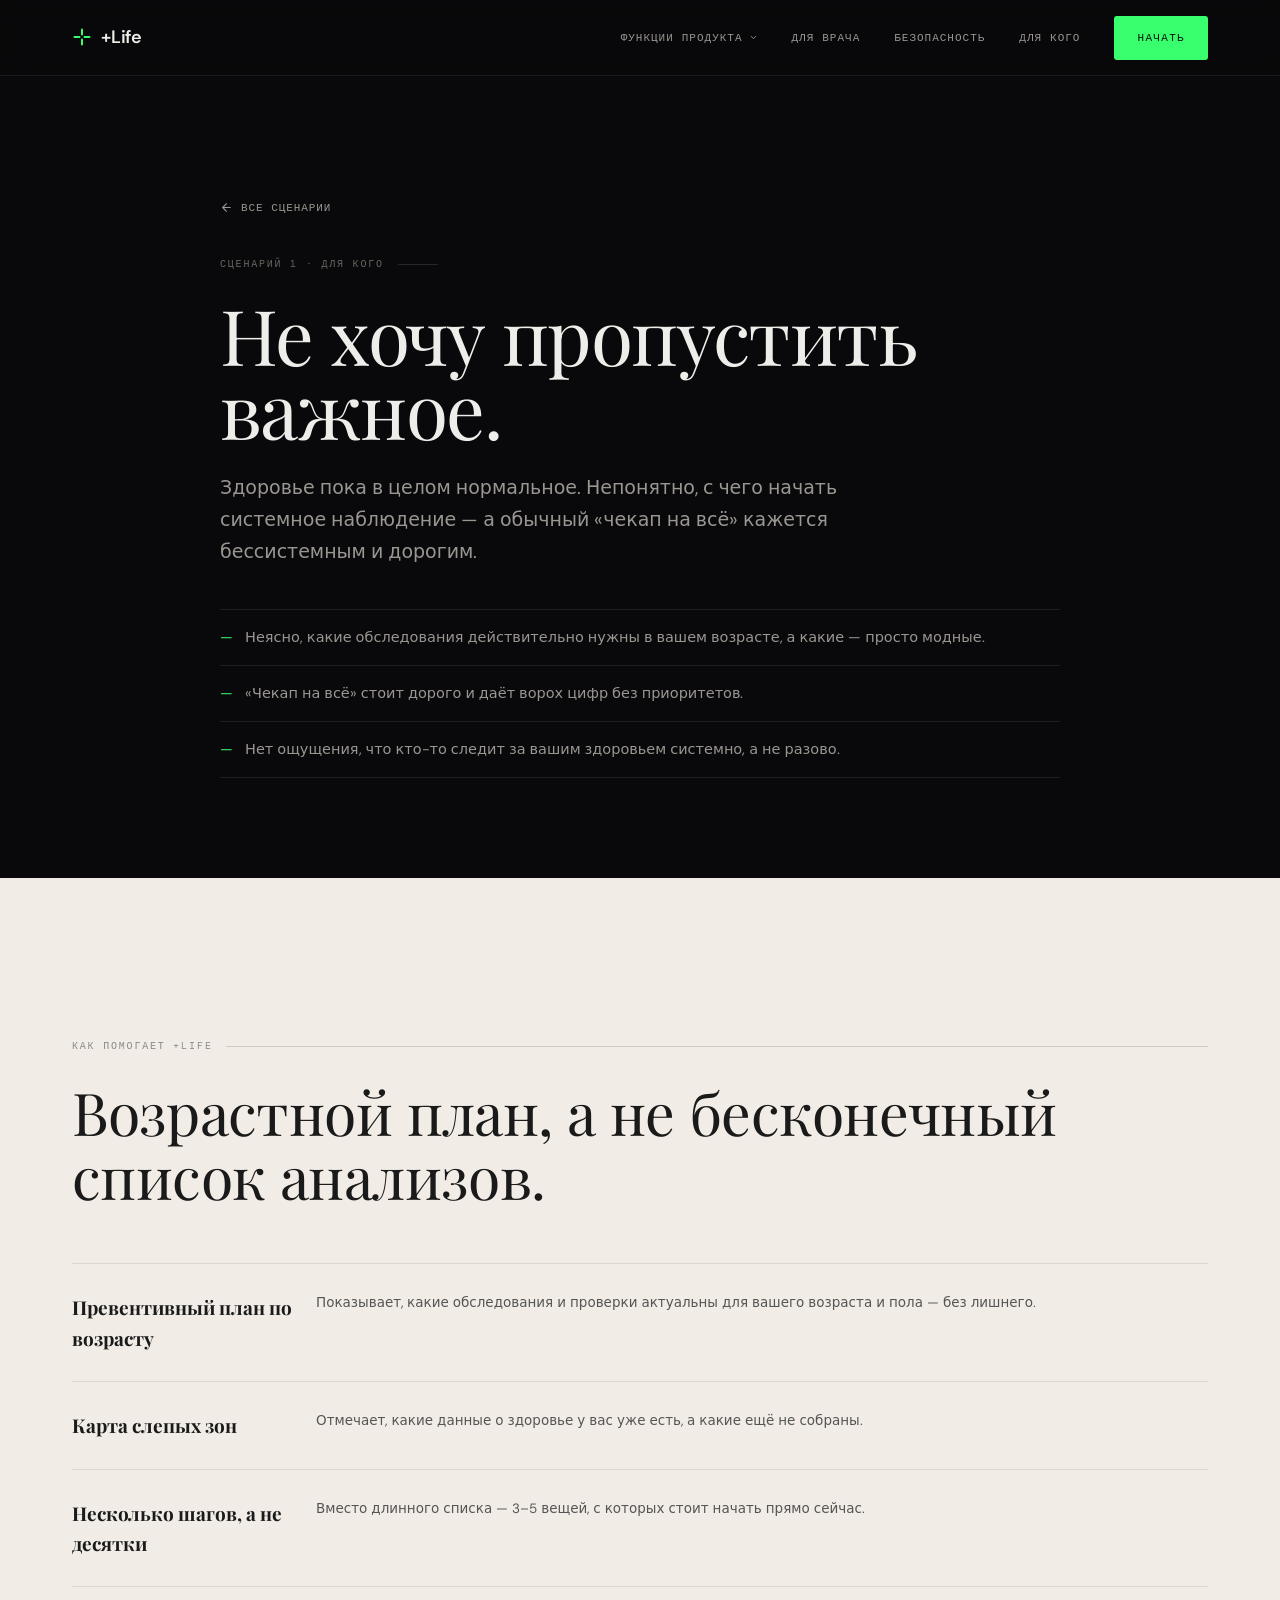
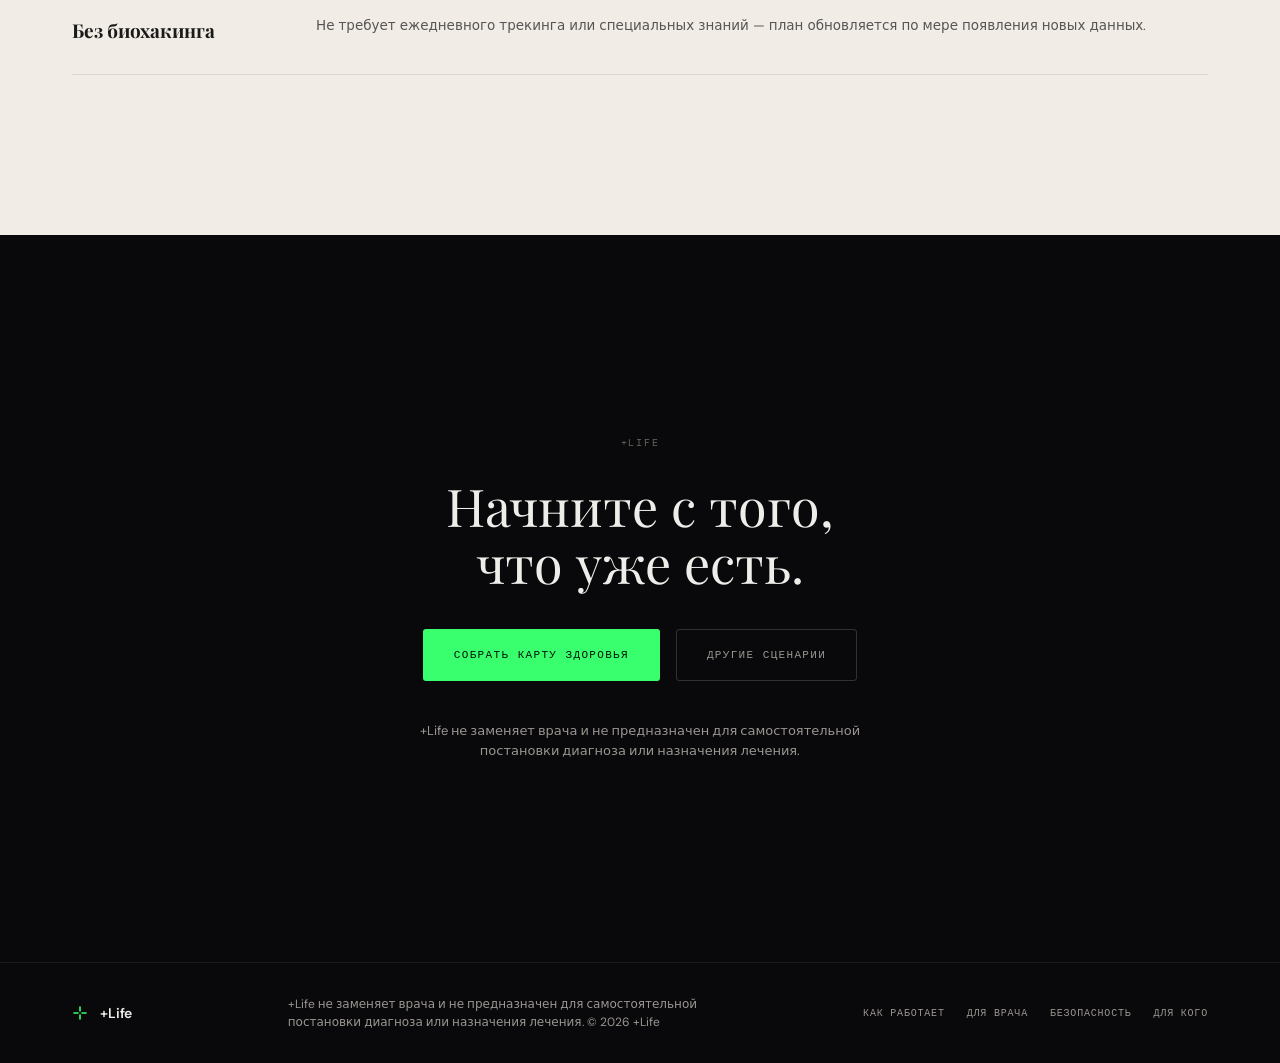
<file: segment-1.html>
<!doctype html>
<html lang="ru">
<head>
<meta charset="utf-8">
<meta name="viewport" content="width=device-width, initial-scale=1">
<title>«Не хочу пропустить важное» — +Life</title>
<link rel="icon" href="data:image/svg+xml,%3Csvg xmlns='http://www.w3.org/2000/svg' viewBox='0 0 24 24'%3E%3Cg stroke='%2339ff6e' stroke-width='2.6' stroke-linecap='round' fill='none'%3E%3Cline x1='12' y1='3' x2='12' y2='9'/%3E%3Cline x1='12' y1='15' x2='12' y2='21'/%3E%3Cline x1='3' y1='12' x2='9' y2='12'/%3E%3Cline x1='15' y1='12' x2='21' y2='12'/%3E%3C/g%3E%3C/svg%3E">
<meta name="description" content="Здоровье пока в целом нормальное, но неясно, с чего начать системное наблюдение. Как +Life помогает не пропустить важное.">
<link rel="preconnect" href="https://fonts.googleapis.com">
<link rel="preconnect" href="https://fonts.gstatic.com" crossorigin>
<link rel="stylesheet" href="https://fonts.googleapis.com/css2?family=DM+Mono:wght@400;500&family=DM+Sans:wght@400;500;600&family=Playfair+Display:ital,wght@0,400;0,600;1,400;1,600&display=swap">
<link rel="stylesheet" href="styles.css">
</head>
<body>
<a class="skip-link" href="#main">Перейти к содержанию</a>

<nav class="nav" id="nav" data-open="false">
  <a class="brand" href="index.html" aria-label="+Life — на главную">
    <svg class="brand-mark" viewBox="0 0 24 24" aria-hidden="true"><g stroke="#39ff6e" stroke-width="2.4" stroke-linecap="round" fill="none"><line x1="12" y1="3" x2="12" y2="9"/><line x1="12" y1="15" x2="12" y2="21"/><line x1="3" y1="12" x2="9" y2="12"/><line x1="15" y1="12" x2="21" y2="12"/></g></svg>
    <span class="brand-word">+Life</span>
  </a>
  <button class="nav-toggle" id="navToggle" aria-label="Открыть меню" aria-expanded="false" aria-controls="navLinks"><span></span></button>
  <div class="nav-links" id="navLinks">
    <details class="nav-features" id="navFeatures">
      <summary>Функции продукта<svg class="chev" viewBox="0 0 24 24" fill="none" stroke="currentColor" stroke-width="2.4" stroke-linecap="round" stroke-linejoin="round" aria-hidden="true"><polyline points="6 9 12 15 18 9"/></svg></summary>
      <div class="nav-features-panel">
        <a href="index.html#solution">Как это работает</a>
        <a href="index.html#health-map">Единая карта здоровья</a>
        <a href="index.html#coach">ИИ-коуч</a>
        <a href="index.html#doctor-prep">Подготовка к врачу</a>
        <a href="index.html#roadmap">Превентивный план</a>
        <a href="index.html#channels">Каналы связи</a>
        <a href="index.html#trust">Доверие и источники</a>
      </div>
    </details>
    <a href="index.html#doctor-prep">Для врача</a>
    <a href="index.html#trust">Безопасность</a>
    <a href="index.html#segments">Для кого</a>
    <a class="btn btn-nav" href="index.html#onboarding">Начать</a>
  </div>
</nav>

<main id="main">
<section class="sub-hero">
  <div class="sec-inner">
    <a class="sub-back sr" href="index.html#segments"><svg viewBox="0 0 24 24" fill="none" stroke="currentColor" stroke-width="2" stroke-linecap="round" stroke-linejoin="round" aria-hidden="true"><line x1="19" y1="12" x2="5" y2="12"/><polyline points="12 19 5 12 12 5"/></svg>Все сценарии</a>
    <div class="kicker sr short">Сценарий 1 · Для кого</div>
    <h1 class="disp h1 sr d1">Не хочу пропустить<br>важное.</h1>
    <p class="lead sr d2">Здоровье пока в целом нормальное. Непонятно, с чего начать системное наблюдение — а обычный «чекап на всё» кажется бессистемным и дорогим.</p>

    <ul class="sub-list sr d3">
      <li>Неясно, какие обследования действительно нужны в вашем возрасте, а какие — просто модные.</li>
      <li>«Чекап на всё» стоит дорого и даёт ворох цифр без приоритетов.</li>
      <li>Нет ощущения, что кто-то следит за вашим здоровьем системно, а не разово.</li>
    </ul>
  </div>
</section>

<section class="sec s-light">
  <div class="sec-inner">
    <div class="kicker sr">Как помогает +Life</div>
    <h2 class="disp h2 sr d1">Возрастной план, а не бесконечный список анализов.</h2>

    <div class="sub-solve">
      <div class="sub-solve-row sr d1">
        <h4>Превентивный план по возрасту</h4>
        <p>Показывает, какие обследования и проверки актуальны для вашего возраста и пола — без лишнего.</p>
      </div>
      <div class="sub-solve-row sr d2">
        <h4>Карта слепых зон</h4>
        <p>Отмечает, какие данные о здоровье у вас уже есть, а какие ещё не собраны.</p>
      </div>
      <div class="sub-solve-row sr d3">
        <h4>Несколько шагов, а не десятки</h4>
        <p>Вместо длинного списка — 3–5 вещей, с которых стоит начать прямо сейчас.</p>
      </div>
      <div class="sub-solve-row sr d4">
        <h4>Без биохакинга</h4>
        <p>Не требует ежедневного трекинга или специальных знаний — план обновляется по мере появления новых данных.</p>
      </div>
    </div>
  </div>
</section>

<section class="sub-cta">
  <div class="sec-inner">
    <div class="kicker center sr short">+Life</div>
    <h2 class="sr d1">Начните с того,<br>что уже есть.</h2>
    <div class="cta-actions sr d2">
      <a class="btn btn-primary" href="index.html#onboarding">Собрать карту здоровья</a>
      <a class="btn btn-ghost" href="index.html#segments">Другие сценарии</a>
    </div>
    <p class="cta-disclaimer sr d3">+Life не заменяет врача и не предназначен для самостоятельной постановки диагноза или назначения лечения.</p>
  </div>
</section>
</main>

<footer class="foot" id="footer">
  <div class="foot-inner">
    <div class="foot-l">
      <svg class="brand-mark" viewBox="0 0 24 24" aria-hidden="true"><g stroke="#39ff6e" stroke-width="2.4" stroke-linecap="round" fill="none"><line x1="12" y1="3" x2="12" y2="9"/><line x1="12" y1="15" x2="12" y2="21"/><line x1="3" y1="12" x2="9" y2="12"/><line x1="15" y1="12" x2="21" y2="12"/></g></svg>
      <span class="brand-word">+Life</span>
    </div>
    <p class="foot-mid">+Life не заменяет врача и не предназначен для самостоятельной постановки диагноза или назначения лечения. © 2026 +Life</p>
    <div class="foot-r">
      <a href="index.html#solution">Как работает</a>
      <a href="index.html#doctor-prep">Для врача</a>
      <a href="index.html#trust">Безопасность</a>
      <a href="index.html#segments">Для кого</a>
    </div>
  </div>
</footer>

<script src="subpage.js"></script>
</body>
</html>
</file>
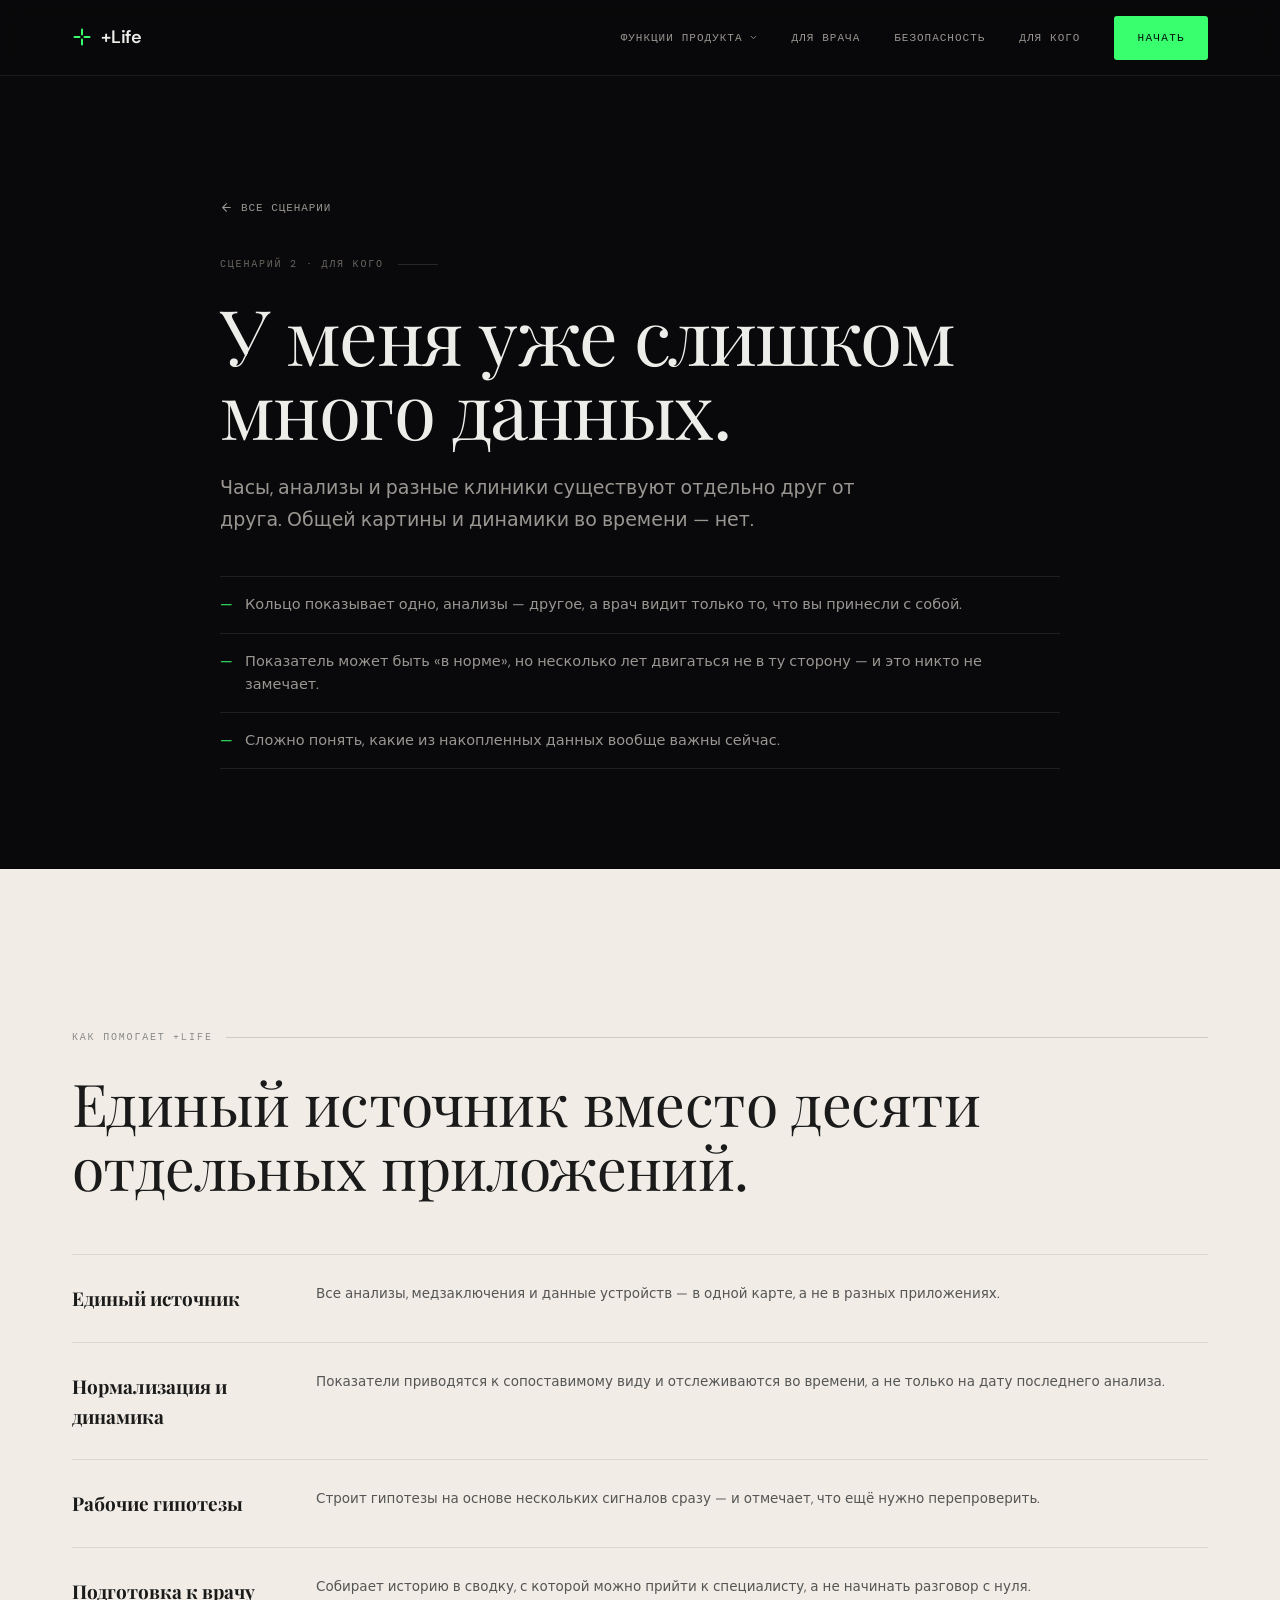
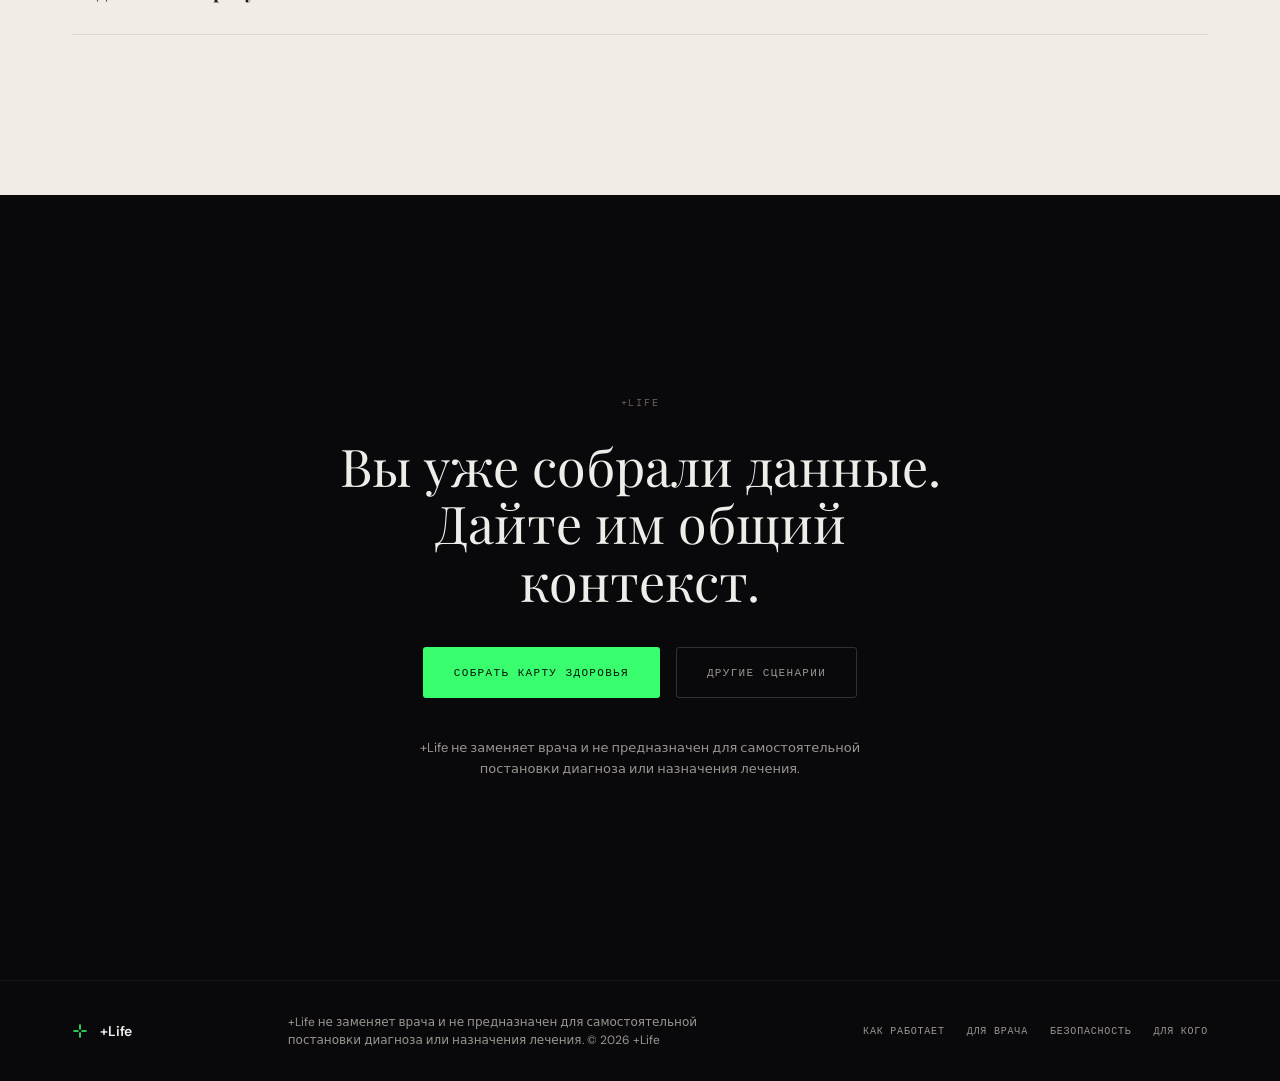
<file: segment-2.html>
<!doctype html>
<html lang="ru">
<head>
<meta charset="utf-8">
<meta name="viewport" content="width=device-width, initial-scale=1">
<title>«У меня уже слишком много данных» — +Life</title>
<link rel="icon" href="data:image/svg+xml,%3Csvg xmlns='http://www.w3.org/2000/svg' viewBox='0 0 24 24'%3E%3Cg stroke='%2339ff6e' stroke-width='2.6' stroke-linecap='round' fill='none'%3E%3Cline x1='12' y1='3' x2='12' y2='9'/%3E%3Cline x1='12' y1='15' x2='12' y2='21'/%3E%3Cline x1='3' y1='12' x2='9' y2='12'/%3E%3Cline x1='15' y1='12' x2='21' y2='12'/%3E%3C/g%3E%3C/svg%3E">
<meta name="description" content="Часы, анализы и разные клиники существуют отдельно друг от друга. Как +Life собирает их в единый источник.">
<link rel="preconnect" href="https://fonts.googleapis.com">
<link rel="preconnect" href="https://fonts.gstatic.com" crossorigin>
<link rel="stylesheet" href="https://fonts.googleapis.com/css2?family=DM+Mono:wght@400;500&family=DM+Sans:wght@400;500;600&family=Playfair+Display:ital,wght@0,400;0,600;1,400;1,600&display=swap">
<link rel="stylesheet" href="styles.css">
</head>
<body>
<a class="skip-link" href="#main">Перейти к содержанию</a>

<nav class="nav" id="nav" data-open="false">
  <a class="brand" href="index.html" aria-label="+Life — на главную">
    <svg class="brand-mark" viewBox="0 0 24 24" aria-hidden="true"><g stroke="#39ff6e" stroke-width="2.4" stroke-linecap="round" fill="none"><line x1="12" y1="3" x2="12" y2="9"/><line x1="12" y1="15" x2="12" y2="21"/><line x1="3" y1="12" x2="9" y2="12"/><line x1="15" y1="12" x2="21" y2="12"/></g></svg>
    <span class="brand-word">+Life</span>
  </a>
  <button class="nav-toggle" id="navToggle" aria-label="Открыть меню" aria-expanded="false" aria-controls="navLinks"><span></span></button>
  <div class="nav-links" id="navLinks">
    <details class="nav-features" id="navFeatures">
      <summary>Функции продукта<svg class="chev" viewBox="0 0 24 24" fill="none" stroke="currentColor" stroke-width="2.4" stroke-linecap="round" stroke-linejoin="round" aria-hidden="true"><polyline points="6 9 12 15 18 9"/></svg></summary>
      <div class="nav-features-panel">
        <a href="index.html#solution">Как это работает</a>
        <a href="index.html#health-map">Единая карта здоровья</a>
        <a href="index.html#coach">ИИ-коуч</a>
        <a href="index.html#doctor-prep">Подготовка к врачу</a>
        <a href="index.html#roadmap">Превентивный план</a>
        <a href="index.html#channels">Каналы связи</a>
        <a href="index.html#trust">Доверие и источники</a>
      </div>
    </details>
    <a href="index.html#doctor-prep">Для врача</a>
    <a href="index.html#trust">Безопасность</a>
    <a href="index.html#segments">Для кого</a>
    <a class="btn btn-nav" href="index.html#onboarding">Начать</a>
  </div>
</nav>

<main id="main">
<section class="sub-hero">
  <div class="sec-inner">
    <a class="sub-back sr" href="index.html#segments"><svg viewBox="0 0 24 24" fill="none" stroke="currentColor" stroke-width="2" stroke-linecap="round" stroke-linejoin="round" aria-hidden="true"><line x1="19" y1="12" x2="5" y2="12"/><polyline points="12 19 5 12 12 5"/></svg>Все сценарии</a>
    <div class="kicker sr short">Сценарий 2 · Для кого</div>
    <h1 class="disp h1 sr d1">У меня уже слишком<br>много данных.</h1>
    <p class="lead sr d2">Часы, анализы и разные клиники существуют отдельно друг от друга. Общей картины и динамики во времени — нет.</p>

    <ul class="sub-list sr d3">
      <li>Кольцо показывает одно, анализы — другое, а врач видит только то, что вы принесли с собой.</li>
      <li>Показатель может быть «в норме», но несколько лет двигаться не в ту сторону — и это никто не замечает.</li>
      <li>Сложно понять, какие из накопленных данных вообще важны сейчас.</li>
    </ul>
  </div>
</section>

<section class="sec s-light">
  <div class="sec-inner">
    <div class="kicker sr">Как помогает +Life</div>
    <h2 class="disp h2 sr d1">Единый источник вместо десяти отдельных приложений.</h2>

    <div class="sub-solve">
      <div class="sub-solve-row sr d1">
        <h4>Единый источник</h4>
        <p>Все анализы, медзаключения и данные устройств — в одной карте, а не в разных приложениях.</p>
      </div>
      <div class="sub-solve-row sr d2">
        <h4>Нормализация и динамика</h4>
        <p>Показатели приводятся к сопоставимому виду и отслеживаются во времени, а не только на дату последнего анализа.</p>
      </div>
      <div class="sub-solve-row sr d3">
        <h4>Рабочие гипотезы</h4>
        <p>Строит гипотезы на основе нескольких сигналов сразу — и отмечает, что ещё нужно перепроверить.</p>
      </div>
      <div class="sub-solve-row sr d4">
        <h4>Подготовка к врачу</h4>
        <p>Собирает историю в сводку, с которой можно прийти к специалисту, а не начинать разговор с нуля.</p>
      </div>
    </div>
  </div>
</section>

<section class="sub-cta">
  <div class="sec-inner">
    <div class="kicker center sr short">+Life</div>
    <h2 class="sr d1">Вы уже собрали данные.<br>Дайте им общий контекст.</h2>
    <div class="cta-actions sr d2">
      <a class="btn btn-primary" href="index.html#onboarding">Собрать карту здоровья</a>
      <a class="btn btn-ghost" href="index.html#segments">Другие сценарии</a>
    </div>
    <p class="cta-disclaimer sr d3">+Life не заменяет врача и не предназначен для самостоятельной постановки диагноза или назначения лечения.</p>
  </div>
</section>
</main>

<footer class="foot" id="footer">
  <div class="foot-inner">
    <div class="foot-l">
      <svg class="brand-mark" viewBox="0 0 24 24" aria-hidden="true"><g stroke="#39ff6e" stroke-width="2.4" stroke-linecap="round" fill="none"><line x1="12" y1="3" x2="12" y2="9"/><line x1="12" y1="15" x2="12" y2="21"/><line x1="3" y1="12" x2="9" y2="12"/><line x1="15" y1="12" x2="21" y2="12"/></g></svg>
      <span class="brand-word">+Life</span>
    </div>
    <p class="foot-mid">+Life не заменяет врача и не предназначен для самостоятельной постановки диагноза или назначения лечения. © 2026 +Life</p>
    <div class="foot-r">
      <a href="index.html#solution">Как работает</a>
      <a href="index.html#doctor-prep">Для врача</a>
      <a href="index.html#trust">Безопасность</a>
      <a href="index.html#segments">Для кого</a>
    </div>
  </div>
</footer>

<script src="subpage.js"></script>
</body>
</html>
</file>
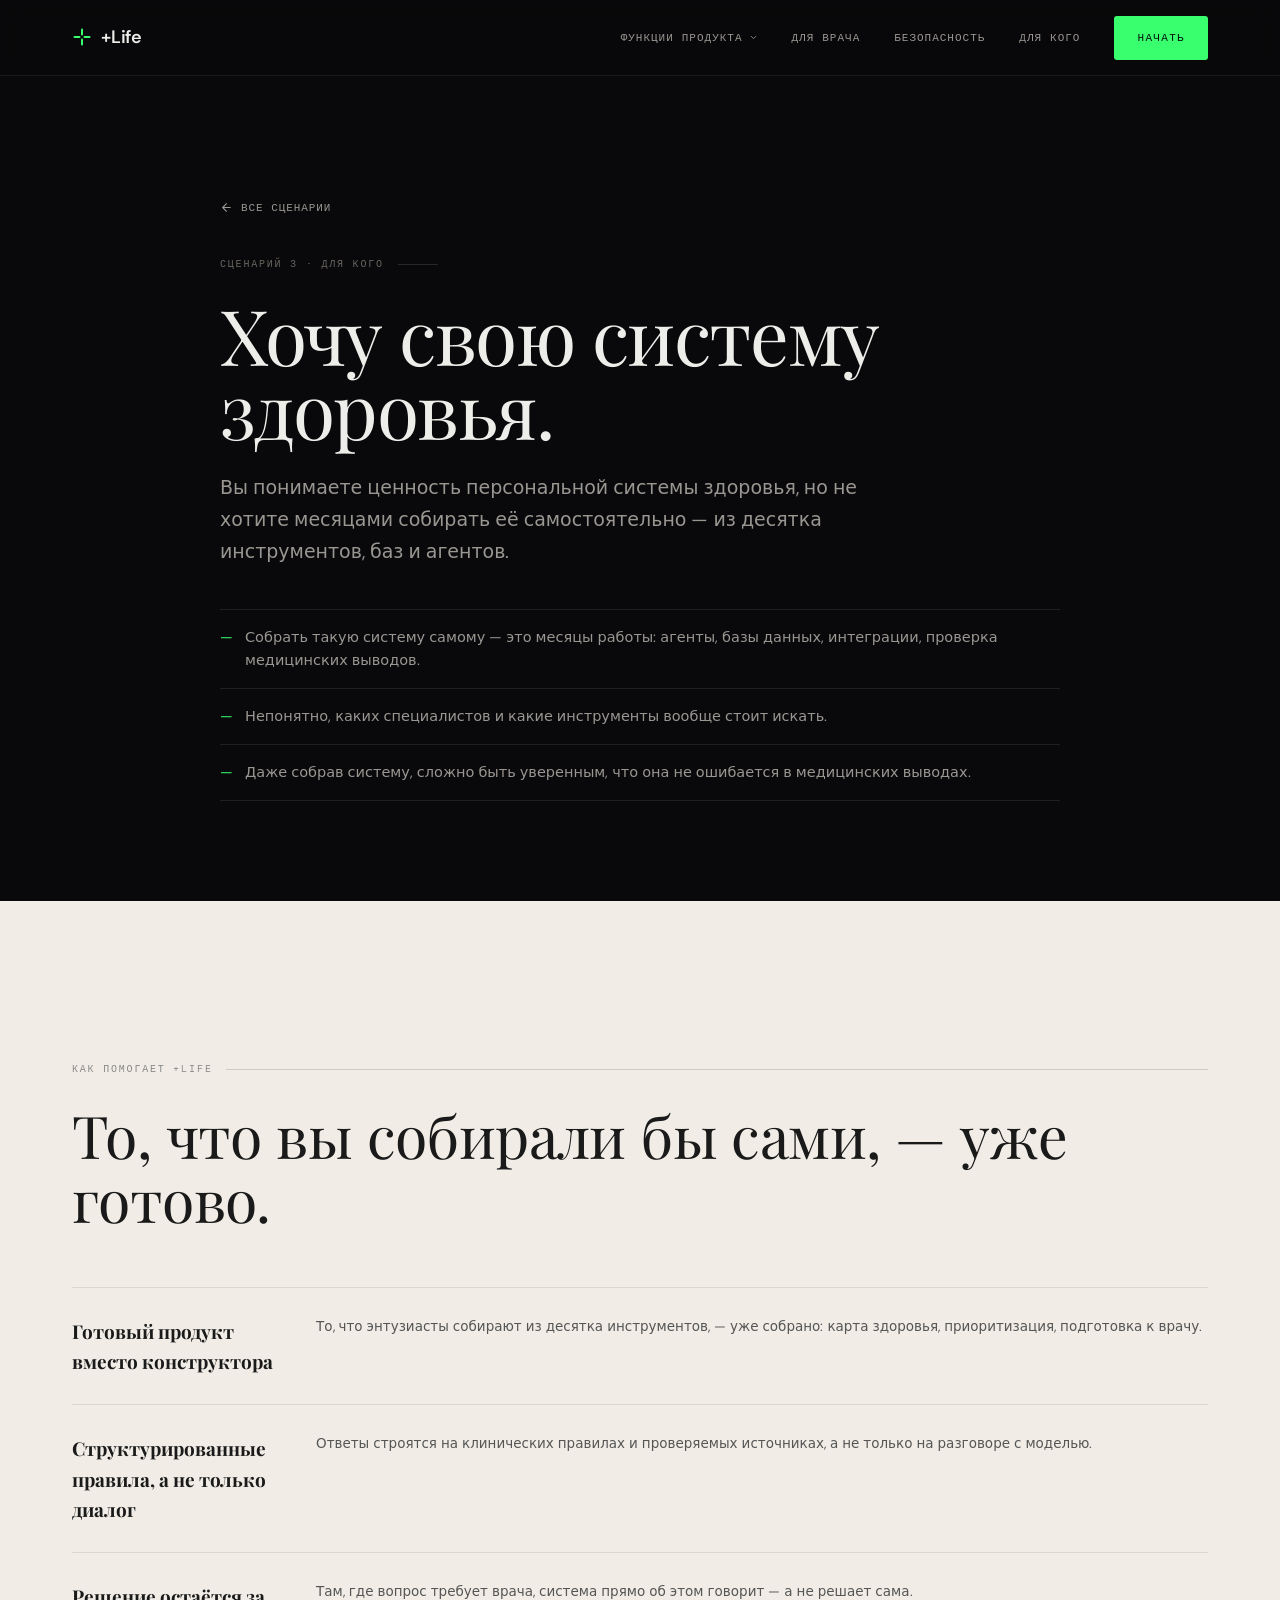
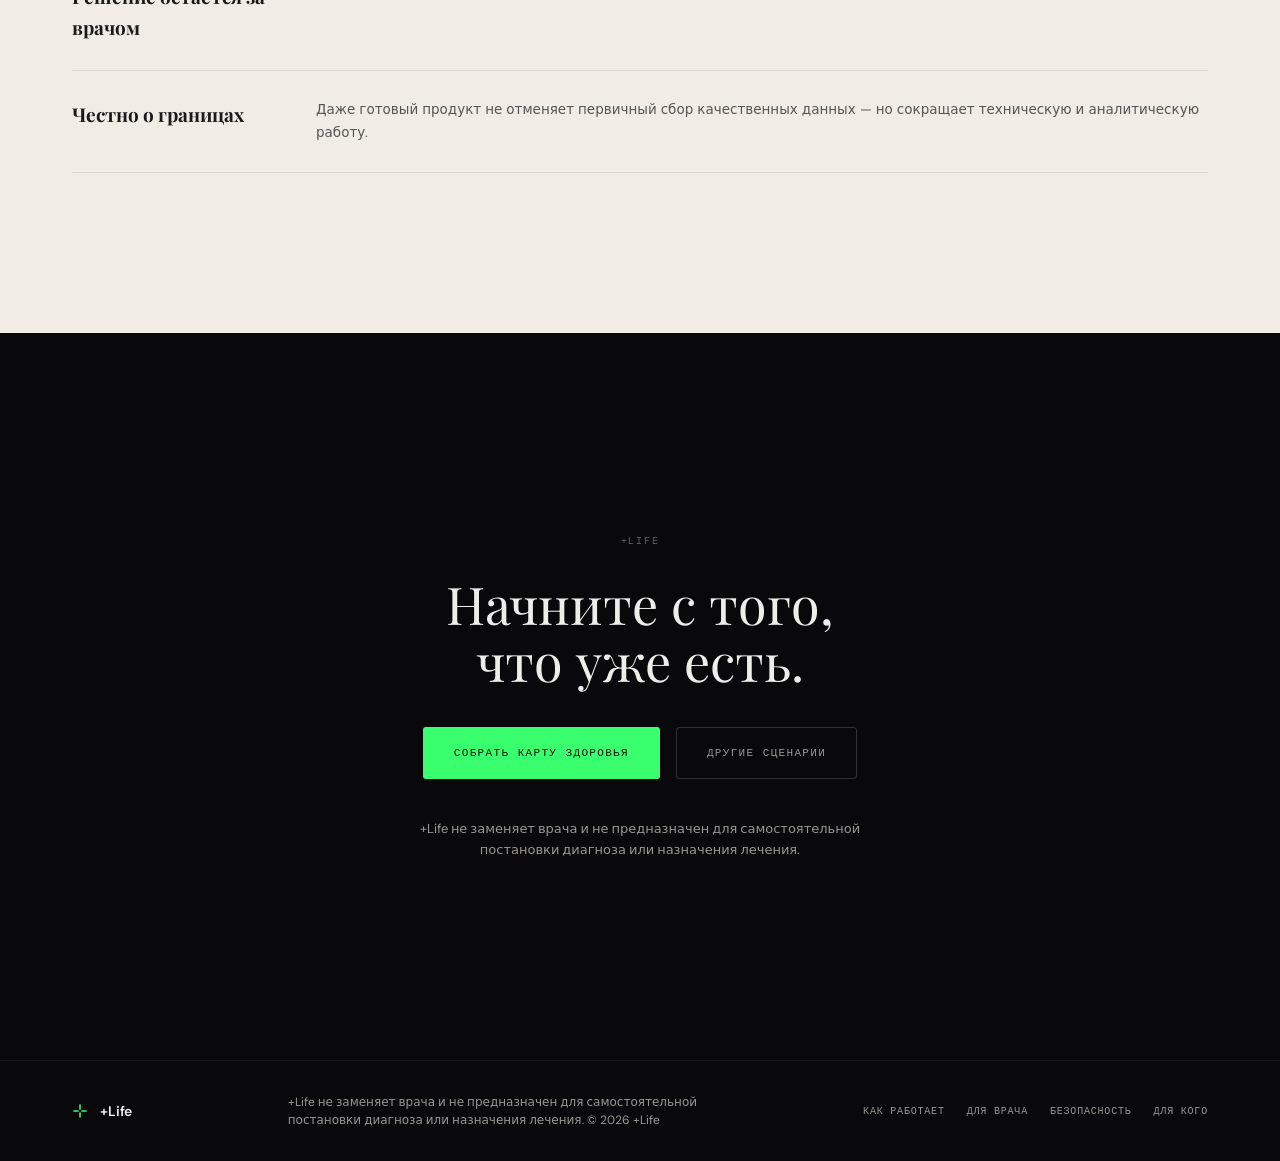
<file: segment-3.html>
<!doctype html>
<html lang="ru">
<head>
<meta charset="utf-8">
<meta name="viewport" content="width=device-width, initial-scale=1">
<title>«Хочу свою систему здоровья» — +Life</title>
<link rel="icon" href="data:image/svg+xml,%3Csvg xmlns='http://www.w3.org/2000/svg' viewBox='0 0 24 24'%3E%3Cg stroke='%2339ff6e' stroke-width='2.6' stroke-linecap='round' fill='none'%3E%3Cline x1='12' y1='3' x2='12' y2='9'/%3E%3Cline x1='12' y1='15' x2='12' y2='21'/%3E%3Cline x1='3' y1='12' x2='9' y2='12'/%3E%3Cline x1='15' y1='12' x2='21' y2='12'/%3E%3C/g%3E%3C/svg%3E">
<meta name="description" content="Хочется собственную систему здоровья, но собирать её месяцами из десятка инструментов — не вариант. Как +Life превращает это в готовый продукт.">
<link rel="preconnect" href="https://fonts.googleapis.com">
<link rel="preconnect" href="https://fonts.gstatic.com" crossorigin>
<link rel="stylesheet" href="https://fonts.googleapis.com/css2?family=DM+Mono:wght@400;500&family=DM+Sans:wght@400;500;600&family=Playfair+Display:ital,wght@0,400;0,600;1,400;1,600&display=swap">
<link rel="stylesheet" href="styles.css">
</head>
<body>
<a class="skip-link" href="#main">Перейти к содержанию</a>

<nav class="nav" id="nav" data-open="false">
  <a class="brand" href="index.html" aria-label="+Life — на главную">
    <svg class="brand-mark" viewBox="0 0 24 24" aria-hidden="true"><g stroke="#39ff6e" stroke-width="2.4" stroke-linecap="round" fill="none"><line x1="12" y1="3" x2="12" y2="9"/><line x1="12" y1="15" x2="12" y2="21"/><line x1="3" y1="12" x2="9" y2="12"/><line x1="15" y1="12" x2="21" y2="12"/></g></svg>
    <span class="brand-word">+Life</span>
  </a>
  <button class="nav-toggle" id="navToggle" aria-label="Открыть меню" aria-expanded="false" aria-controls="navLinks"><span></span></button>
  <div class="nav-links" id="navLinks">
    <details class="nav-features" id="navFeatures">
      <summary>Функции продукта<svg class="chev" viewBox="0 0 24 24" fill="none" stroke="currentColor" stroke-width="2.4" stroke-linecap="round" stroke-linejoin="round" aria-hidden="true"><polyline points="6 9 12 15 18 9"/></svg></summary>
      <div class="nav-features-panel">
        <a href="index.html#solution">Как это работает</a>
        <a href="index.html#health-map">Единая карта здоровья</a>
        <a href="index.html#coach">ИИ-коуч</a>
        <a href="index.html#doctor-prep">Подготовка к врачу</a>
        <a href="index.html#roadmap">Превентивный план</a>
        <a href="index.html#channels">Каналы связи</a>
        <a href="index.html#trust">Доверие и источники</a>
      </div>
    </details>
    <a href="index.html#doctor-prep">Для врача</a>
    <a href="index.html#trust">Безопасность</a>
    <a href="index.html#segments">Для кого</a>
    <a class="btn btn-nav" href="index.html#onboarding">Начать</a>
  </div>
</nav>

<main id="main">
<section class="sub-hero">
  <div class="sec-inner">
    <a class="sub-back sr" href="index.html#segments"><svg viewBox="0 0 24 24" fill="none" stroke="currentColor" stroke-width="2" stroke-linecap="round" stroke-linejoin="round" aria-hidden="true"><line x1="19" y1="12" x2="5" y2="12"/><polyline points="12 19 5 12 12 5"/></svg>Все сценарии</a>
    <div class="kicker sr short">Сценарий 3 · Для кого</div>
    <h1 class="disp h1 sr d1">Хочу свою систему<br>здоровья.</h1>
    <p class="lead sr d2">Вы понимаете ценность персональной системы здоровья, но не хотите месяцами собирать её самостоятельно — из десятка инструментов, баз и агентов.</p>

    <ul class="sub-list sr d3">
      <li>Собрать такую систему самому — это месяцы работы: агенты, базы данных, интеграции, проверка медицинских выводов.</li>
      <li>Непонятно, каких специалистов и какие инструменты вообще стоит искать.</li>
      <li>Даже собрав систему, сложно быть уверенным, что она не ошибается в медицинских выводах.</li>
    </ul>
  </div>
</section>

<section class="sec s-light">
  <div class="sec-inner">
    <div class="kicker sr">Как помогает +Life</div>
    <h2 class="disp h2 sr d1">То, что вы собирали бы сами, — уже готово.</h2>

    <div class="sub-solve">
      <div class="sub-solve-row sr d1">
        <h4>Готовый продукт вместо конструктора</h4>
        <p>То, что энтузиасты собирают из десятка инструментов, — уже собрано: карта здоровья, приоритизация, подготовка к врачу.</p>
      </div>
      <div class="sub-solve-row sr d2">
        <h4>Структурированные правила, а не только диалог</h4>
        <p>Ответы строятся на клинических правилах и проверяемых источниках, а не только на разговоре с моделью.</p>
      </div>
      <div class="sub-solve-row sr d3">
        <h4>Решение остаётся за врачом</h4>
        <p>Там, где вопрос требует врача, система прямо об этом говорит — а не решает сама.</p>
      </div>
      <div class="sub-solve-row sr d4">
        <h4>Честно о границах</h4>
        <p>Даже готовый продукт не отменяет первичный сбор качественных данных — но сокращает техническую и аналитическую работу.</p>
      </div>
    </div>
  </div>
</section>

<section class="sub-cta">
  <div class="sec-inner">
    <div class="kicker center sr short">+Life</div>
    <h2 class="sr d1">Начните с того,<br>что уже есть.</h2>
    <div class="cta-actions sr d2">
      <a class="btn btn-primary" href="index.html#onboarding">Собрать карту здоровья</a>
      <a class="btn btn-ghost" href="index.html#segments">Другие сценарии</a>
    </div>
    <p class="cta-disclaimer sr d3">+Life не заменяет врача и не предназначен для самостоятельной постановки диагноза или назначения лечения.</p>
  </div>
</section>
</main>

<footer class="foot" id="footer">
  <div class="foot-inner">
    <div class="foot-l">
      <svg class="brand-mark" viewBox="0 0 24 24" aria-hidden="true"><g stroke="#39ff6e" stroke-width="2.4" stroke-linecap="round" fill="none"><line x1="12" y1="3" x2="12" y2="9"/><line x1="12" y1="15" x2="12" y2="21"/><line x1="3" y1="12" x2="9" y2="12"/><line x1="15" y1="12" x2="21" y2="12"/></g></svg>
      <span class="brand-word">+Life</span>
    </div>
    <p class="foot-mid">+Life не заменяет врача и не предназначен для самостоятельной постановки диагноза или назначения лечения. © 2026 +Life</p>
    <div class="foot-r">
      <a href="index.html#solution">Как работает</a>
      <a href="index.html#doctor-prep">Для врача</a>
      <a href="index.html#trust">Безопасность</a>
      <a href="index.html#segments">Для кого</a>
    </div>
  </div>
</footer>

<script src="subpage.js"></script>
</body>
</html>
</file>
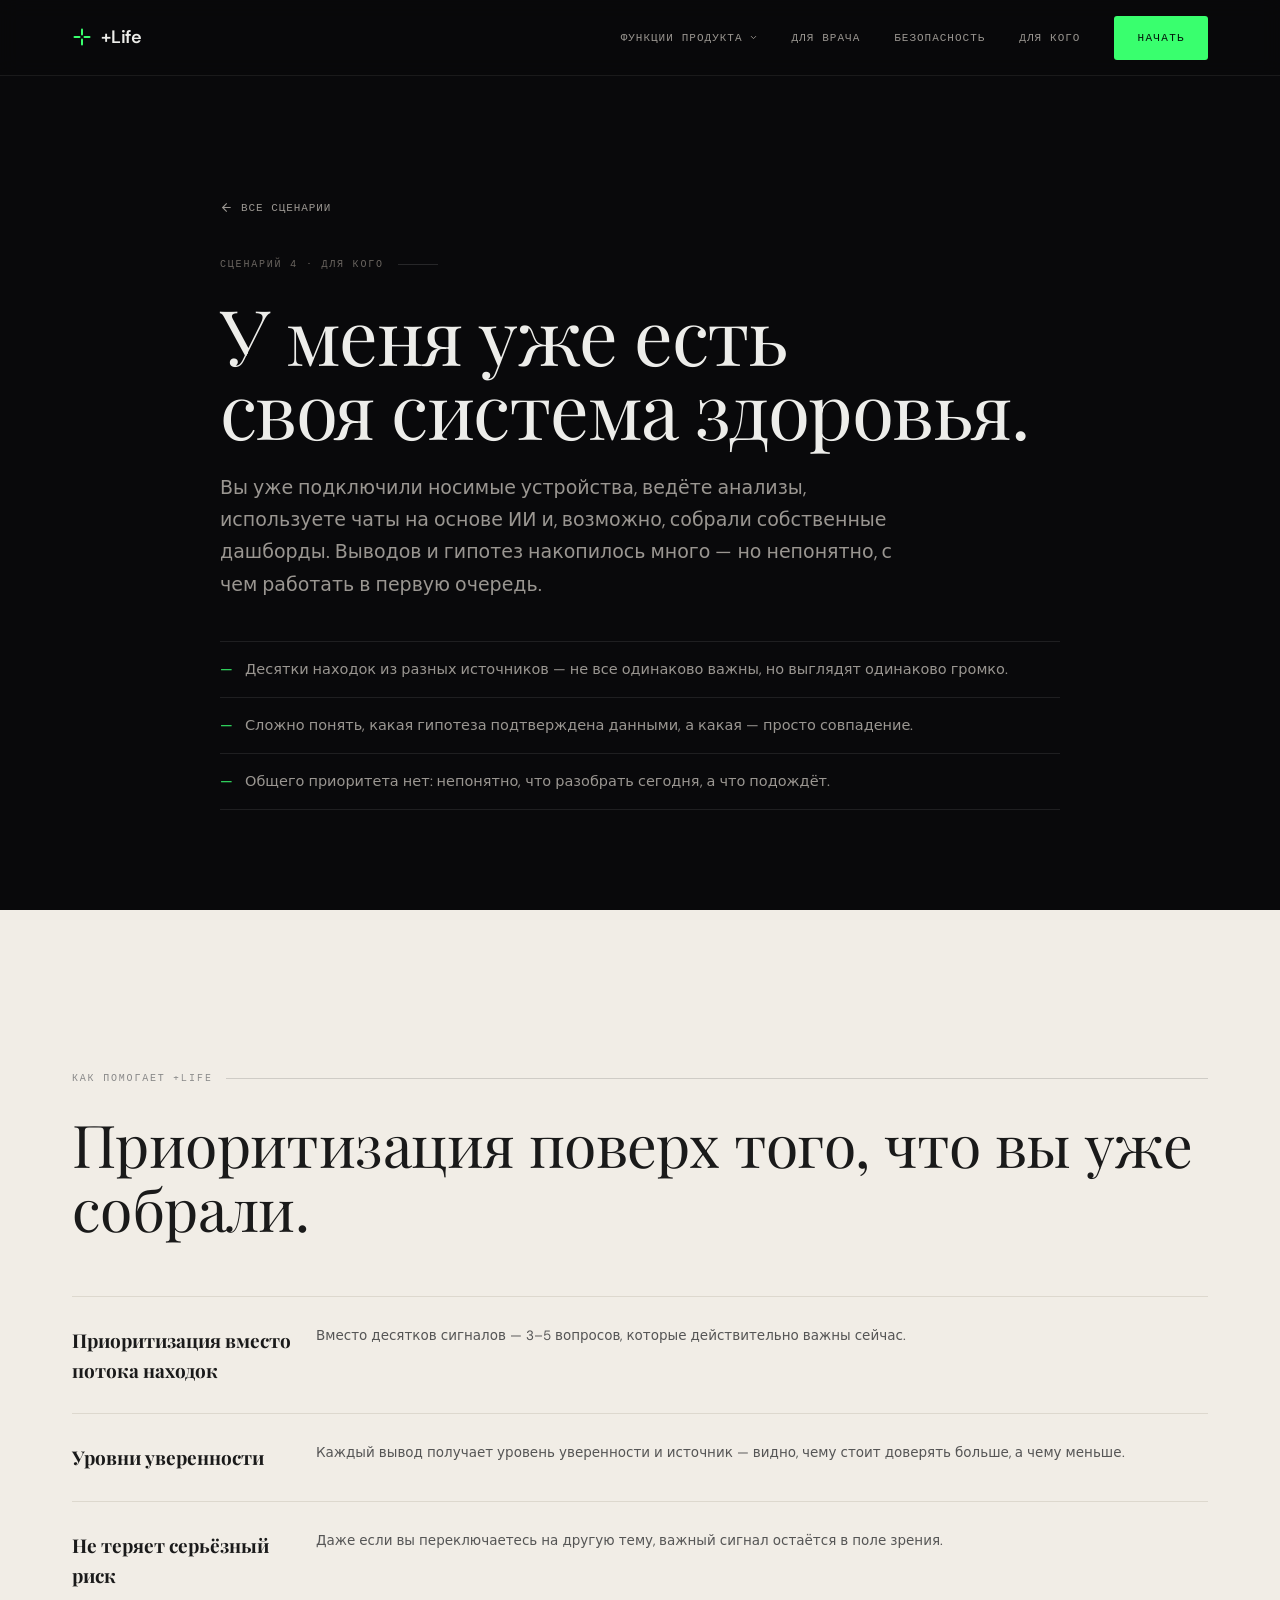
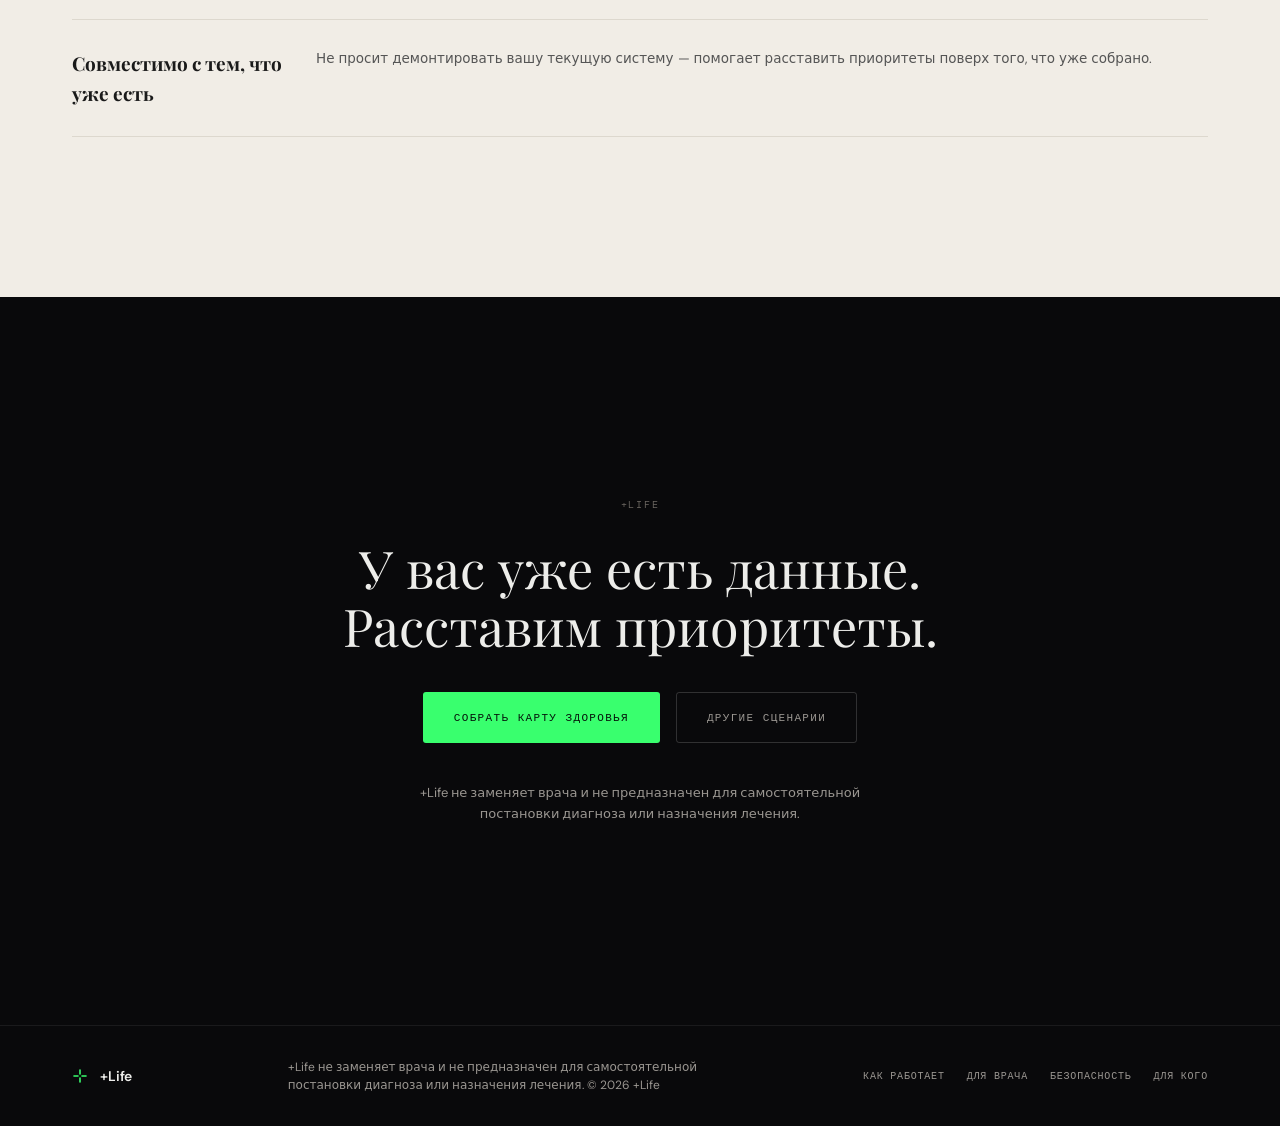
<file: segment-4.html>
<!doctype html>
<html lang="ru">
<head>
<meta charset="utf-8">
<meta name="viewport" content="width=device-width, initial-scale=1">
<title>«У меня уже есть своя система здоровья» — +Life</title>
<link rel="icon" href="data:image/svg+xml,%3Csvg xmlns='http://www.w3.org/2000/svg' viewBox='0 0 24 24'%3E%3Cg stroke='%2339ff6e' stroke-width='2.6' stroke-linecap='round' fill='none'%3E%3Cline x1='12' y1='3' x2='12' y2='9'/%3E%3Cline x1='12' y1='15' x2='12' y2='21'/%3E%3Cline x1='3' y1='12' x2='9' y2='12'/%3E%3Cline x1='15' y1='12' x2='21' y2='12'/%3E%3C/g%3E%3C/svg%3E">
<meta name="description" content="Выводов и гипотез из разных источников уже много, но непонятно, с чем работать в первую очередь. Как +Life расставляет приоритеты.">
<link rel="preconnect" href="https://fonts.googleapis.com">
<link rel="preconnect" href="https://fonts.gstatic.com" crossorigin>
<link rel="stylesheet" href="https://fonts.googleapis.com/css2?family=DM+Mono:wght@400;500&family=DM+Sans:wght@400;500;600&family=Playfair+Display:ital,wght@0,400;0,600;1,400;1,600&display=swap">
<link rel="stylesheet" href="styles.css">
</head>
<body>
<a class="skip-link" href="#main">Перейти к содержанию</a>

<nav class="nav" id="nav" data-open="false">
  <a class="brand" href="index.html" aria-label="+Life — на главную">
    <svg class="brand-mark" viewBox="0 0 24 24" aria-hidden="true"><g stroke="#39ff6e" stroke-width="2.4" stroke-linecap="round" fill="none"><line x1="12" y1="3" x2="12" y2="9"/><line x1="12" y1="15" x2="12" y2="21"/><line x1="3" y1="12" x2="9" y2="12"/><line x1="15" y1="12" x2="21" y2="12"/></g></svg>
    <span class="brand-word">+Life</span>
  </a>
  <button class="nav-toggle" id="navToggle" aria-label="Открыть меню" aria-expanded="false" aria-controls="navLinks"><span></span></button>
  <div class="nav-links" id="navLinks">
    <details class="nav-features" id="navFeatures">
      <summary>Функции продукта<svg class="chev" viewBox="0 0 24 24" fill="none" stroke="currentColor" stroke-width="2.4" stroke-linecap="round" stroke-linejoin="round" aria-hidden="true"><polyline points="6 9 12 15 18 9"/></svg></summary>
      <div class="nav-features-panel">
        <a href="index.html#solution">Как это работает</a>
        <a href="index.html#health-map">Единая карта здоровья</a>
        <a href="index.html#coach">ИИ-коуч</a>
        <a href="index.html#doctor-prep">Подготовка к врачу</a>
        <a href="index.html#roadmap">Превентивный план</a>
        <a href="index.html#channels">Каналы связи</a>
        <a href="index.html#trust">Доверие и источники</a>
      </div>
    </details>
    <a href="index.html#doctor-prep">Для врача</a>
    <a href="index.html#trust">Безопасность</a>
    <a href="index.html#segments">Для кого</a>
    <a class="btn btn-nav" href="index.html#onboarding">Начать</a>
  </div>
</nav>

<main id="main">
<section class="sub-hero">
  <div class="sec-inner">
    <a class="sub-back sr" href="index.html#segments"><svg viewBox="0 0 24 24" fill="none" stroke="currentColor" stroke-width="2" stroke-linecap="round" stroke-linejoin="round" aria-hidden="true"><line x1="19" y1="12" x2="5" y2="12"/><polyline points="12 19 5 12 12 5"/></svg>Все сценарии</a>
    <div class="kicker sr short">Сценарий 4 · Для кого</div>
    <h1 class="disp h1 sr d1">У меня уже есть<br>своя система здоровья.</h1>
    <p class="lead sr d2">Вы уже подключили носимые устройства, ведёте анализы, используете чаты на основе ИИ и, возможно, собрали собственные дашборды. Выводов и гипотез накопилось много — но непонятно, с чем работать в первую очередь.</p>

    <ul class="sub-list sr d3">
      <li>Десятки находок из разных источников — не все одинаково важны, но выглядят одинаково громко.</li>
      <li>Сложно понять, какая гипотеза подтверждена данными, а какая — просто совпадение.</li>
      <li>Общего приоритета нет: непонятно, что разобрать сегодня, а что подождёт.</li>
    </ul>
  </div>
</section>

<section class="sec s-light">
  <div class="sec-inner">
    <div class="kicker sr">Как помогает +Life</div>
    <h2 class="disp h2 sr d1">Приоритизация поверх того, что вы уже собрали.</h2>

    <div class="sub-solve">
      <div class="sub-solve-row sr d1">
        <h4>Приоритизация вместо потока находок</h4>
        <p>Вместо десятков сигналов — 3–5 вопросов, которые действительно важны сейчас.</p>
      </div>
      <div class="sub-solve-row sr d2">
        <h4>Уровни уверенности</h4>
        <p>Каждый вывод получает уровень уверенности и источник — видно, чему стоит доверять больше, а чему меньше.</p>
      </div>
      <div class="sub-solve-row sr d3">
        <h4>Не теряет серьёзный риск</h4>
        <p>Даже если вы переключаетесь на другую тему, важный сигнал остаётся в поле зрения.</p>
      </div>
      <div class="sub-solve-row sr d4">
        <h4>Совместимо с тем, что уже есть</h4>
        <p>Не просит демонтировать вашу текущую систему — помогает расставить приоритеты поверх того, что уже собрано.</p>
      </div>
    </div>
  </div>
</section>

<section class="sub-cta">
  <div class="sec-inner">
    <div class="kicker center sr short">+Life</div>
    <h2 class="sr d1">У вас уже есть данные.<br>Расставим приоритеты.</h2>
    <div class="cta-actions sr d2">
      <a class="btn btn-primary" href="index.html#onboarding">Собрать карту здоровья</a>
      <a class="btn btn-ghost" href="index.html#segments">Другие сценарии</a>
    </div>
    <p class="cta-disclaimer sr d3">+Life не заменяет врача и не предназначен для самостоятельной постановки диагноза или назначения лечения.</p>
  </div>
</section>
</main>

<footer class="foot" id="footer">
  <div class="foot-inner">
    <div class="foot-l">
      <svg class="brand-mark" viewBox="0 0 24 24" aria-hidden="true"><g stroke="#39ff6e" stroke-width="2.4" stroke-linecap="round" fill="none"><line x1="12" y1="3" x2="12" y2="9"/><line x1="12" y1="15" x2="12" y2="21"/><line x1="3" y1="12" x2="9" y2="12"/><line x1="15" y1="12" x2="21" y2="12"/></g></svg>
      <span class="brand-word">+Life</span>
    </div>
    <p class="foot-mid">+Life не заменяет врача и не предназначен для самостоятельной постановки диагноза или назначения лечения. © 2026 +Life</p>
    <div class="foot-r">
      <a href="index.html#solution">Как работает</a>
      <a href="index.html#doctor-prep">Для врача</a>
      <a href="index.html#trust">Безопасность</a>
      <a href="index.html#segments">Для кого</a>
    </div>
  </div>
</footer>

<script src="subpage.js"></script>
</body>
</html>
</file>
<file: styles.css>
/* ================================================================
   §19 ЦВЕТОВАЯ СИСТЕМА — токены из ТЗ, один в один
   ================================================================ */
:root{
  --ink:#09090b;
  --ink-2:#0f0f12;
  --ui-card:#171717;
  --ui-muted:#262626;

  --paper:#f1ede6;
  --paper-2:#e8e3da;

  --green:#39ff6e;
  --green-light-surface:#27a855;
  --green-a:rgba(57,255,110,.12);
  --green-a2:rgba(57,255,110,.06);

  --text-dark-primary:#ededea;
  --text-dark-secondary:#9a9691;
  --text-dark-tertiary:#6a6560;

  --text-light-primary:#1a1a1a;
  --text-light-secondary:#555;
  --text-light-tertiary:#888;

  --amber:#f1c40f;
  --red:#e74c3c;

  /* §20 типографика */
  --f-display:'Playfair Display', Georgia, serif;
  --f-body:'DM Sans', system-ui, -apple-system, sans-serif;
  --f-mono:'DM Mono', 'SFMono-Regular', Consolas, monospace;
  --ease:cubic-bezier(.16,1,.3,1);

  /* §21 пространство — desktop ≥1200 */
  --pad-x:72px;
  --pad-y:160px;
  --pad-y-statement:200px;
  --content-max:1240px;
  --narrative-max:720px;
  --para-max:640px;
  --col-gap:88px;
  --card-pad:32px;
  --card-gap:28px;
}

@media (max-width:1199px){
  :root{--pad-x:36px;--pad-y:108px;--pad-y-statement:140px;--col-gap:48px;--card-pad:26px;--card-gap:20px}
}
@media (max-width:767px){
  :root{--pad-x:20px;--pad-y:80px;--pad-y-statement:96px;--col-gap:28px;--card-pad:20px;--card-gap:16px}
}

/* ================================================================
   BASE
   ================================================================ */
*,*::before,*::after{box-sizing:border-box}
html{scroll-behavior:smooth;-webkit-text-size-adjust:100%;overflow-x:hidden}
body{
  margin:0;
  font-family:var(--f-body);
  font-weight:400;
  font-size:16px;
  line-height:1.6;
  color:var(--text-dark-primary);
  background:var(--ink);
  -webkit-font-smoothing:antialiased;
  -moz-osx-font-smoothing:grayscale;
  overflow-x:hidden;
}
img,svg,canvas{display:block;max-width:100%}
a{color:inherit;text-decoration:none}
button{font:inherit;color:inherit;background:none;border:0;padding:0;cursor:pointer}
em{font-style:italic}
ul,ol{margin:0;padding:0;list-style:none}
h1,h2,h3,h4,p{margin:0}

.skip-link{position:absolute;left:12px;top:-60px;background:var(--green);color:#000;padding:10px 18px;border-radius:4px;font-family:var(--f-mono);font-size:12px;z-index:200;transition:top .2s var(--ease)}
.skip-link:focus{top:12px}

a:focus-visible,button:focus-visible,[tabindex]:focus-visible{outline:2px solid var(--green);outline-offset:3px;border-radius:2px}
.s-light a:focus-visible,.s-light button:focus-visible{outline-color:var(--green-light-surface)}

@media (prefers-reduced-motion: reduce){
  *,*::before,*::after{animation-duration:.001ms!important;animation-iteration-count:1!important;transition-duration:.001ms!important;scroll-behavior:auto!important}
  .sr{opacity:1!important;transform:none!important}
}

/* ================================================================
   SECTION SHELL
   ================================================================ */
.sec{padding:var(--pad-y) var(--pad-x);position:relative}
.sec-inner{max-width:var(--content-max);margin:0 auto;position:relative;z-index:1}
.s-dark{background:var(--ink);color:var(--text-dark-primary)}
.s-dark2{background:var(--ink-2);color:var(--text-dark-primary)}
.s-light{background:var(--paper);color:var(--text-light-primary)}

/* ================================================================
   TYPE
   ================================================================ */
.disp{font-family:var(--f-display);font-weight:400;letter-spacing:-.01em}
.disp em{color:var(--green);font-style:italic}
.s-light .disp em{color:var(--green-light-surface)}
.h1{font-size:clamp(40px,6vw,88px);line-height:.96;letter-spacing:-.02em}
.h2{font-size:clamp(32px,4.6vw,64px);line-height:1.08}
.lead{font-family:var(--f-body);font-size:clamp(17px,1.6vw,19px);line-height:1.7;color:var(--text-dark-secondary);max-width:var(--para-max)}
.s-light .lead{color:var(--text-light-secondary)}
.body-copy{font-family:var(--f-body);font-size:16px;line-height:1.75;color:var(--text-dark-secondary);max-width:var(--para-max)}
.s-light .body-copy{color:var(--text-light-secondary)}
.body-sm{font-family:var(--f-body);font-size:14px;line-height:1.7;color:var(--text-dark-secondary)}
.s-light .body-sm{color:var(--text-light-secondary)}
.h2-gap{margin-top:32px}
.intro-gap{margin-top:72px}
.block-gap{margin-top:120px}

.kicker{
  display:flex;align-items:center;gap:14px;
  font-family:var(--f-mono);font-weight:400;
  font-size:10px;letter-spacing:.18em;text-transform:uppercase;
  color:var(--text-dark-tertiary);margin-bottom:26px;
}
.kicker::after{content:"";flex:1;height:1px;background:rgba(255,255,255,.12)}
.s-light .kicker{color:var(--text-light-tertiary)}
.s-light .kicker::after{background:rgba(0,0,0,.14)}
.kicker.short::after{flex:0 0 40px}
.kicker.center{justify-content:center}
.kicker.center::after{display:none}

.mono-label{font-family:var(--f-mono);font-weight:400;letter-spacing:.12em;text-transform:uppercase;font-size:10px;color:var(--text-dark-tertiary)}
.s-light .mono-label{color:var(--text-light-tertiary)}

/* ================================================================
   BUTTONS
   ================================================================ */
.btn{
  display:inline-flex;align-items:center;justify-content:center;gap:9px;
  font-family:var(--f-mono);font-weight:500;
  font-size:11px;letter-spacing:.12em;text-transform:uppercase;
  padding:16px 30px;border-radius:3px;min-height:44px;
  transition:transform .3s var(--ease),opacity .3s var(--ease);
  border:1px solid transparent;
}
.btn:hover{opacity:.9;transform:translateY(-2px)}
.btn-primary{background:var(--green);color:#04140a}
.s-light .btn-primary,.btn-primary-lt{background:var(--green-light-surface);color:#fff}
.btn-ghost{color:var(--text-dark-secondary);border-color:rgba(255,255,255,.16)}
.btn-ghost:hover{color:var(--text-dark-primary);border-color:rgba(255,255,255,.3)}
.s-light .btn-ghost{color:var(--text-light-secondary);border-color:rgba(0,0,0,.18)}
.s-light .btn-ghost:hover{color:var(--text-light-primary);border-color:rgba(0,0,0,.32)}
.btn-nav{padding:10px 22px;min-height:44px;background:var(--green);color:#04140a}
.btn-mock{
  font-family:var(--f-mono);font-size:10px;letter-spacing:.1em;text-transform:uppercase;
  color:var(--green);border:1px solid rgba(57,255,110,.35);border-radius:3px;
  padding:11px 16px;display:inline-flex;align-items:center;gap:8px;min-height:44px;
  transition:background .25s var(--ease);
}
.btn-mock:hover{background:rgba(57,255,110,.08)}

/* ================================================================
   TAGS / PILLS / BADGES
   ================================================================ */
.tag{display:inline-block;font-family:var(--f-mono);font-size:9px;letter-spacing:.1em;text-transform:uppercase;padding:4px 9px;border-radius:3px}
.tag-green{background:var(--green-a);color:var(--green);border:1px solid rgba(57,255,110,.25)}
.tag-muted{background:rgba(255,255,255,.05);color:var(--text-dark-secondary);border:1px solid rgba(255,255,255,.09)}
.s-light .tag-muted{background:rgba(0,0,0,.04);color:var(--text-light-secondary);border-color:rgba(0,0,0,.09)}
.tag-amber{background:rgba(241,196,15,.14);color:var(--amber)}
.tag-red{background:rgba(231,76,60,.14);color:var(--red)}

.pill{display:inline-flex;align-items:center;gap:6px;font-family:var(--f-mono);font-size:9px;letter-spacing:.1em;text-transform:uppercase;padding:5px 11px;border-radius:100px}
.pill-green{background:var(--green-a);color:var(--green);border:1px solid rgba(57,255,110,.28)}
.pill-muted{background:rgba(255,255,255,.05);color:var(--text-dark-secondary);border:1px solid rgba(255,255,255,.09)}
.s-light .pill-muted{background:#fff;color:var(--text-light-secondary);border-color:#ddd8ce}

.live-dot{display:inline-block;width:6px;height:6px;border-radius:50%;background:var(--green);box-shadow:0 0 6px rgba(57,255,110,.7);animation:blink 2.4s infinite}
@keyframes blink{0%,100%{opacity:1}50%{opacity:.35}}

/* ================================================================
   SCROLL REVEAL
   ================================================================ */
.sr{opacity:0;transform:translateY(28px);transition:opacity .9s var(--ease),transform .9s var(--ease)}
.sr.left{transform:translateX(-32px)}
.sr.right{transform:translateX(32px)}
.sr.vis{opacity:1;transform:none}
.sr.d1{transition-delay:.08s}
.sr.d2{transition-delay:.16s}
.sr.d3{transition-delay:.24s}
.sr.d4{transition-delay:.32s}
@media (max-width:767px){
  .sr.left{transform:translateX(-14px)}
  .sr.right{transform:translateX(14px)}
}

/* ================================================================
   GRID HELPERS  (§22)
   ================================================================ */
.grid-2{display:grid;grid-template-columns:1fr 1fr;gap:var(--col-gap);align-items:start}
.grid-2.g-46-54{grid-template-columns:.9fr 1.1fr}
.grid-2.g-54-46{grid-template-columns:1.1fr .9fr}
@media (max-width:1023px){.grid-2{grid-template-columns:1fr!important;gap:56px}}

/* ================================================================
   CARDS  (§23)
   ================================================================ */
.card-dark{background:var(--ui-card);border:1px solid rgba(255,255,255,.1);border-radius:16px;padding:var(--card-pad)}
.card-light{background:#fff;border:1px solid #ddd8ce;border-radius:14px;padding:var(--card-pad)}
.card-paper{background:var(--paper-2);border:1px solid #ddd8ce;border-radius:14px;padding:var(--card-pad)}

/* ================================================================
   NAV  (§17.1)
   ================================================================ */
.nav{
  position:sticky;top:0;z-index:60;
  display:flex;align-items:center;justify-content:space-between;
  padding:0 var(--pad-x);height:76px;
  background:rgba(9,9,11,.72);
  border-bottom:1px solid rgba(255,255,255,.07);
  backdrop-filter:blur(10px);-webkit-backdrop-filter:blur(10px);
  transition:background .3s var(--ease);
}
.nav.scrolled{background:rgba(9,9,11,.94)}
.brand{display:flex;align-items:center;gap:9px}
.brand-mark{width:20px;height:20px}
.brand-word{font-family:var(--f-body);font-weight:600;font-size:18px;color:var(--text-dark-primary);letter-spacing:-.01em}
.nav-links{display:flex;align-items:center;gap:34px}
.nav-links a:not(.btn){font-family:var(--f-mono);font-size:11px;letter-spacing:.09em;text-transform:uppercase;color:var(--text-dark-secondary)}
.nav-links a:not(.btn):hover{color:var(--text-dark-primary)}
.nav-toggle{display:none;width:44px;height:44px;align-items:center;justify-content:center}
.nav-toggle span,.nav-toggle span::before,.nav-toggle span::after{content:"";display:block;width:20px;height:1.5px;background:var(--text-dark-primary);position:relative;transition:transform .25s var(--ease),opacity .25s var(--ease)}
.nav-toggle span::before{position:absolute;top:-6px}
.nav-toggle span::after{position:absolute;top:6px}
.nav[data-open="true"] .nav-toggle span{background:transparent}
.nav[data-open="true"] .nav-toggle span::before{transform:translateY(6px) rotate(45deg)}
.nav[data-open="true"] .nav-toggle span::after{transform:translateY(-6px) rotate(-45deg)}

@media (max-width:900px){
  .nav-links{position:fixed;inset:76px 0 0 0;height:calc(100dvh - 76px);background:var(--ink);flex-direction:column;justify-content:flex-start;align-items:flex-start;gap:0;padding:8px var(--pad-x) 40px;transform:translateY(-8px);opacity:0;pointer-events:none;transition:opacity .25s var(--ease),transform .25s var(--ease);overflow-y:auto}
  .nav[data-open="true"] .nav-links{opacity:1;transform:none;pointer-events:auto}
  .nav-links a:not(.btn){width:100%;padding:18px 0;border-bottom:1px solid rgba(255,255,255,.08);font-size:13px}
  .nav-links .btn{margin-top:24px;width:100%}
  .nav-toggle{display:inline-flex}
}

/* ---- nav feature dropdown ("Функции продукта") ---- */
.nav-features{position:relative}
.nav-features summary{list-style:none;cursor:pointer;display:flex;align-items:center;gap:6px;font-family:var(--f-mono);font-size:11px;letter-spacing:.09em;text-transform:uppercase;color:var(--text-dark-secondary)}
.nav-features summary::-webkit-details-marker{display:none}
.nav-features summary:hover{color:var(--text-dark-primary)}
.nav-features summary .chev{width:9px;height:9px;transition:transform .2s var(--ease)}
.nav-features[open] summary{color:var(--text-dark-primary)}
.nav-features[open] summary .chev{transform:rotate(180deg)}
.nav-features-panel{display:flex;flex-direction:column;gap:2px}
.nav-features-panel a{font-family:var(--f-body);font-size:13px;color:var(--text-dark-secondary);padding:10px 12px;border-radius:8px;display:block;white-space:nowrap}
.nav-features-panel a:hover{background:rgba(255,255,255,.06);color:var(--text-dark-primary)}
@media (min-width:901px){
  .nav-features-panel{position:absolute;top:calc(100% + 16px);left:50%;transform:translateX(-50%);background:var(--ui-card);border:1px solid rgba(255,255,255,.1);border-radius:12px;box-shadow:0 20px 44px rgba(0,0,0,.45);padding:8px;z-index:70}
}
@media (max-width:900px){
  .nav-features{width:100%}
  .nav-features summary{width:100%;padding:18px 0;border-bottom:1px solid rgba(255,255,255,.08);justify-content:space-between}
  .nav-features-panel{padding:4px 0 4px 14px}
  .nav-features-panel a{padding:12px 0;white-space:normal}
}

/* ================================================================
   HERO  (§17.2)
   ================================================================ */
.hero{background:var(--ink);padding:132px var(--pad-x) 120px;position:relative;overflow:hidden}
@media (max-width:767px){.hero{padding:64px var(--pad-x) 72px}}
.hero-glow{position:absolute;top:-180px;right:-160px;width:640px;height:640px;border-radius:50%;filter:blur(100px);background:radial-gradient(circle,rgba(20,52,32,.55) 0%,transparent 68%);pointer-events:none}
.hero-inner{position:relative;max-width:var(--content-max);margin:0 auto}
.hero-content{position:relative;z-index:2;max-width:600px}
.hero h1{margin-top:20px}
.hero-lead{margin-top:28px}
.hero-disclaimer{margin-top:20px;font-family:var(--f-body);font-size:13.5px;line-height:1.6;color:var(--text-dark-secondary);max-width:460px}
.hero-cta{display:flex;align-items:center;gap:16px;margin-top:40px;flex-wrap:wrap}
.hero-trust{display:flex;align-items:center;gap:22px;margin-top:34px;flex-wrap:wrap}
.hero-trust .it{display:flex;align-items:center;gap:7px;font-family:var(--f-mono);font-size:10px;letter-spacing:.1em;text-transform:uppercase;color:var(--text-dark-tertiary)}
.hero-trust .it svg{width:13px;height:13px;color:var(--green)}

/* Оrbit-визуал — крупный фоновый слой, частично уходит под текст слева */
.hero-orbit-wrap{position:absolute;z-index:1;top:-70px;right:-120px;width:900px;height:900px;pointer-events:none}
#heroOrbitCanvas{width:100%;height:100%;display:block}
@media (max-width:1280px){.hero-orbit-wrap{width:720px;height:720px;top:-40px;right:-140px}}
@media (max-width:1023px){
  .hero-inner{display:flex;flex-direction:column}
  .hero-content{order:1;max-width:none}
  .hero-orbit-wrap{order:2;position:relative;z-index:0;top:0;right:0;width:100%;height:380px;margin-top:48px}
}
@media (max-width:767px){.hero-orbit-wrap{height:300px;margin-top:40px}}
.hero-orbit-fallback{display:none;font-family:var(--f-mono);font-size:11px;letter-spacing:.08em;color:var(--text-dark-secondary);text-align:center;padding:40px 0}

/* ================================================================
   PROBLEM (intro §17.3 + four problems §17.4)  — id="problem"
   ================================================================ */
.prob-visual{margin-top:56px;display:flex;flex-direction:column}
.prob-row{display:grid;grid-template-columns:.85fr 1.15fr;gap:var(--col-gap);align-items:center;padding:88px 0;border-top:1px solid rgba(255,255,255,.09)}
.prob-row:last-child{border-bottom:1px solid rgba(255,255,255,.09)}
@media (max-width:1023px){.prob-row{grid-template-columns:1fr;gap:40px;padding:60px 0}}
.prob-index{font-family:var(--f-mono);font-size:11px;letter-spacing:.16em;text-transform:uppercase;color:var(--text-dark-tertiary);margin-bottom:18px}
.prob-row h3{font-family:var(--f-display);font-weight:400;font-size:clamp(24px,2.6vw,34px);line-height:1.2;color:var(--text-dark-primary);max-width:520px}
.prob-vis{background:var(--ui-card);border:1px solid rgba(255,255,255,.1);border-radius:16px;padding:26px;min-height:220px;display:flex;flex-direction:column;justify-content:center;gap:16px}

/* row 01 — fragmented sources converging */
.pv-sources{display:flex;flex-wrap:wrap;gap:10px}
.pv-chip{display:flex;flex-direction:column;gap:3px;background:rgba(255,255,255,.03);border:1px solid rgba(255,255,255,.09);border-radius:10px;padding:11px 14px;min-width:120px}
.pv-chip .l{font-family:var(--f-mono);font-size:9px;letter-spacing:.1em;text-transform:uppercase;color:var(--text-dark-tertiary)}
.pv-chip .v{font-family:var(--f-body);font-size:13px;color:var(--text-dark-primary)}
.pv-chip .v.warn{color:var(--red)}
.pv-converge{display:flex;align-items:center;justify-content:center;gap:10px;padding-top:6px}
.pv-line{flex:1;height:1px;background:linear-gradient(to right,transparent,rgba(57,255,110,.4),transparent)}
.pv-center{font-family:var(--f-mono);font-size:10px;letter-spacing:.12em;text-transform:uppercase;color:var(--green);white-space:nowrap}

/* row 02 — chaos -> summary */
.pv-flow{display:flex;align-items:center;gap:18px;justify-content:center}
.pv-docs{display:grid;grid-template-columns:repeat(3,1fr);gap:6px}
.pv-doc{width:30px;height:38px;border:1px solid rgba(255,255,255,.16);border-radius:3px;background:rgba(255,255,255,.03);transform:rotate(var(--r,0deg))}
.pv-doc:nth-child(1){--r:-6deg}.pv-doc:nth-child(2){--r:4deg}.pv-doc:nth-child(3){--r:-3deg}
.pv-doc:nth-child(4){--r:5deg}.pv-doc:nth-child(5){--r:-4deg}.pv-doc:nth-child(6){--r:2deg}
.pv-arrow{color:var(--green);flex-shrink:0}
.pv-summary{border:1px solid rgba(57,255,110,.3);border-radius:8px;background:rgba(57,255,110,.05);padding:14px 18px;font-family:var(--f-mono);font-size:10px;letter-spacing:.08em;text-transform:uppercase;color:var(--green)}

/* row 03 — split screen */
.pv-split{display:grid;grid-template-columns:1fr 1fr;gap:1px;background:rgba(255,255,255,.1);border-radius:10px;overflow:hidden}
.pv-split > div{background:var(--ink-2);padding:16px;display:flex;flex-direction:column;gap:8px}
.pv-split .t{font-family:var(--f-mono);font-size:9px;letter-spacing:.1em;text-transform:uppercase;color:var(--text-dark-tertiary)}
.pv-split .b{font-family:var(--f-body);font-size:12.5px;line-height:1.55;color:var(--text-dark-secondary)}
.pv-split .b strong{color:var(--green);font-weight:500}

/* row 04 — specialists -> unified */
.pv-specialists{display:flex;flex-wrap:wrap;gap:8px;justify-content:center}
.pv-spec-chip{font-family:var(--f-mono);font-size:9px;letter-spacing:.08em;text-transform:uppercase;color:var(--text-dark-secondary);border:1px solid rgba(255,255,255,.12);border-radius:100px;padding:7px 13px}

/* ================================================================
   EVIDENCE STRIP  (§17.5) — id="evidence"
   ================================================================ */
.evidence{background:var(--ink-2);padding:96px var(--pad-x)}
.ev-head{max-width:var(--content-max);margin:0 auto 56px;text-align:center}
.ev-head .kicker{justify-content:center}
.ev-h2{font-family:var(--f-display);font-weight:400;font-size:clamp(26px,3.2vw,40px);line-height:1.18;color:var(--text-dark-primary);max-width:680px;margin:0 auto}
.ev-grid{max-width:var(--content-max);margin:0 auto;display:grid;grid-template-columns:repeat(3,1fr);gap:56px}
@media (max-width:900px){.ev-grid{grid-template-columns:1fr;gap:48px}}
.ev-item{display:flex;flex-direction:column;gap:14px}
.ev-num{font-family:var(--f-display);font-size:clamp(48px,5vw,72px);line-height:1;color:var(--green)}
.ev-label{font-family:var(--f-body);font-size:14.5px;line-height:1.5;color:var(--text-dark-primary);max-width:280px}
.ev-source{font-family:var(--f-mono);font-size:9px;letter-spacing:.1em;text-transform:uppercase;color:var(--text-dark-tertiary)}
.ev-note{font-family:var(--f-body);font-size:12.5px;line-height:1.55;color:var(--text-dark-secondary);max-width:280px}
.ev-help{margin-top:14px;padding-top:14px;border-top:1px solid rgba(57,255,110,.18);font-family:var(--f-body);font-size:12.5px;line-height:1.55;color:var(--text-dark-primary);max-width:280px}
.ev-help strong{color:var(--green);font-weight:500}

/* ================================================================
   SOLUTION REVEAL  (§17.6) — id="solution"
   ================================================================ */
.solution{text-align:center}
.solution .sec-inner{max-width:840px}
.sol-disclaimer{margin:26px auto 0;font-family:var(--f-body);font-size:13.5px;color:var(--text-light-secondary);max-width:520px}
.sol-diagram{margin:80px auto 0;display:flex;flex-direction:column;align-items:center;gap:0;max-width:420px}
.sol-node{font-family:var(--f-mono);font-size:12px;letter-spacing:.06em;color:var(--text-light-primary);background:#fff;border:1px solid #ddd8ce;border-radius:100px;padding:12px 22px;text-align:center}
.sol-node.accent{border-color:rgba(39,168,85,.4);color:var(--green-light-surface);background:rgba(39,168,85,.06)}
.sol-node-loop{display:inline-flex;align-items:center;gap:8px}
.sol-arrow{color:var(--text-light-tertiary);padding:10px 0;font-size:14px;line-height:1}

/* ================================================================
   HEALTH MAP  (§17.7) — id="health-map"
   ================================================================ */
.hmap-mock{background:var(--ui-card);border:1px solid rgba(255,255,255,.1);border-radius:16px;padding:28px;display:flex;flex-direction:column;gap:22px}
.hmap-timeline{display:flex;justify-content:space-between;font-family:var(--f-mono);font-size:10px;letter-spacing:.1em;color:var(--text-dark-tertiary);border-bottom:1px solid rgba(255,255,255,.08);padding-bottom:14px}
.hmap-series{display:flex;flex-direction:column;gap:16px}
.hmap-row{display:grid;grid-template-columns:96px 1fr auto;gap:16px;align-items:center}
.hmap-row .nm{font-family:var(--f-mono);font-size:11px;color:var(--text-dark-secondary)}
.hmap-row svg{width:100%;height:34px}
.hmap-row .last{font-family:var(--f-body);font-size:12.5px;color:var(--text-dark-primary);white-space:nowrap}
.hmap-foot{display:flex;align-items:center;justify-content:space-between;flex-wrap:wrap;gap:10px;border-top:1px solid rgba(255,255,255,.08);padding-top:16px}
.hmap-source{font-family:var(--f-mono);font-size:10px;color:var(--text-dark-tertiary)}
.hmap-source strong{color:var(--text-dark-secondary);font-weight:400}

/* ================================================================
   HEALTH COACH  (§17.8) — id="coach"
   ================================================================ */
.coach-flow{display:flex;flex-direction:column;gap:0;margin-top:56px;border-top:1px solid #ddd8ce}
.coach-step{display:grid;grid-template-columns:44px 1fr 1.4fr;gap:20px;align-items:baseline;padding:22px 0;border-bottom:1px solid #ddd8ce}
@media (max-width:767px){.coach-step{grid-template-columns:32px 1fr;}.coach-step .cs-body{grid-column:1 / -1;margin-top:4px}}
.coach-step .cs-n{font-family:var(--f-mono);font-size:12px;color:var(--green-light-surface)}
.coach-step .cs-lab{font-family:var(--f-mono);font-size:11.5px;letter-spacing:.02em;color:var(--text-light-primary)}
.coach-step .cs-body{font-family:var(--f-body);font-size:14px;line-height:1.6;color:var(--text-light-secondary)}

.compare{margin-top:96px;display:grid;grid-template-columns:1fr 1fr;gap:1px;background:#ddd8ce;border:1px solid #ddd8ce;border-radius:16px;overflow:hidden}
@media (max-width:900px){.compare{grid-template-columns:1fr}}
.compare-col{background:#fff;padding:30px;display:flex;flex-direction:column;gap:16px}
.compare-col.hl{background:var(--ink)}
.cc-head{font-family:var(--f-mono);font-size:10px;letter-spacing:.12em;text-transform:uppercase;color:var(--text-light-tertiary)}
.compare-col.hl .cc-head{color:var(--green)}
.cc-bubble{border-radius:10px;padding:13px 16px;font-family:var(--f-body);font-size:13.5px;line-height:1.6}
.cc-bubble.q{background:var(--paper-2);color:var(--text-light-primary);align-self:flex-start;max-width:92%}
.cc-bubble.a{background:#f4f1ea;color:var(--text-light-secondary);align-self:flex-start;max-width:92%;border:1px solid #e2ddd2}
.compare-col.hl .cc-bubble.q{background:rgba(57,255,110,.1);color:var(--green)}
.compare-col.hl .cc-bubble.a{background:var(--ui-card);color:var(--text-dark-primary);border:1px solid rgba(255,255,255,.08)}
.cc-list{display:flex;flex-direction:column;gap:8px;margin-top:6px}
.cc-list li{display:grid;grid-template-columns:14px 1fr;gap:9px;font-family:var(--f-body);font-size:12.5px;line-height:1.55;color:var(--text-light-secondary)}
.compare-col.hl .cc-list li{color:var(--text-dark-secondary)}
.cc-list li .b{color:var(--red);font-family:var(--f-mono);font-size:11px}
.compare-col.hl .cc-list li .b{color:var(--green)}
.cc-steps{display:flex;flex-direction:column;gap:9px;margin-top:2px}
.cc-steps li{display:grid;grid-template-columns:16px 1fr;gap:9px;font-family:var(--f-body);font-size:12.5px;line-height:1.5;color:var(--text-dark-secondary)}
.cc-steps li .n{font-family:var(--f-mono);font-size:10px;color:var(--green)}

/* ================================================================
   DOCTOR PREP  (§17.9) — id="doctor-prep"
   ================================================================ */
.dp-before{display:flex;flex-direction:column;gap:0;margin-top:30px;border-top:1px solid rgba(255,255,255,.09)}
.dp-before li{padding:13px 0;border-bottom:1px solid rgba(255,255,255,.09);font-family:var(--f-body);font-size:13.5px;line-height:1.5;color:var(--text-dark-secondary);display:flex;gap:10px}
.dp-before li::before{content:"—";color:var(--text-dark-tertiary);flex-shrink:0}
.dp-trigger{margin-top:34px;background:rgba(255,255,255,.03);border:1px solid rgba(255,255,255,.1);border-radius:12px;padding:20px 22px;display:flex;align-items:center;justify-content:space-between;gap:14px;flex-wrap:wrap}
.dp-trigger .t{font-family:var(--f-mono);font-size:11px;letter-spacing:.06em;color:var(--text-dark-secondary)}
.dp-trigger .t strong{color:var(--text-dark-primary);font-weight:400}

.dp-export{background:#fff;border:1px solid #ddd8ce;border-radius:16px;padding:32px;display:flex;flex-direction:column;gap:20px}
.dp-export-head{display:flex;align-items:center;justify-content:space-between;padding-bottom:16px;border-bottom:1px solid #e8e3da;flex-wrap:wrap;gap:8px}
.dp-export-head .t{font-family:var(--f-mono);font-size:10px;letter-spacing:.1em;text-transform:uppercase;color:var(--text-light-secondary)}
.dp-export-head .g{font-family:var(--f-mono);font-size:10px;letter-spacing:.08em;color:var(--green-light-surface)}
.dp-field{display:flex;flex-direction:column;gap:6px}
.dp-field .lab{font-family:var(--f-mono);font-size:9.5px;letter-spacing:.12em;text-transform:uppercase;color:var(--green-light-surface)}
.dp-field .val{font-family:var(--f-body);font-size:13.5px;line-height:1.6;color:var(--text-light-primary)}
.dp-field ul{display:flex;flex-direction:column;gap:5px}
.dp-field ul li{font-family:var(--f-body);font-size:13.5px;line-height:1.55;color:var(--text-light-primary);padding-left:14px;position:relative}
.dp-field ul li::before{content:"";position:absolute;left:0;top:8px;width:5px;height:5px;border-radius:50%;background:var(--green-light-surface)}
.dp-field ol{display:flex;flex-direction:column;gap:6px;counter-reset:q}
.dp-field ol li{font-family:var(--f-body);font-size:13.5px;line-height:1.55;color:var(--text-light-primary);padding-left:22px;position:relative}
.dp-field ol li::before{counter-increment:q;content:counter(q) ".";position:absolute;left:0;font-family:var(--f-mono);color:var(--green-light-surface);font-size:12px}

.dp-note{margin-top:56px;font-family:var(--f-body);font-size:14px;line-height:1.7;color:var(--text-dark-secondary);max-width:var(--para-max)}
.dp-note strong{color:var(--text-dark-primary);font-weight:500}

/* ================================================================
   ROADMAP  (§17.10) — id="roadmap"
   ================================================================ */
.rm-timeline{margin-top:64px;display:grid;grid-template-columns:repeat(5,1fr);gap:1px;background:#ddd8ce;border:1px solid #ddd8ce;border-radius:14px;overflow:hidden}
@media (max-width:900px){.rm-timeline{grid-template-columns:1fr}}
.rm-stop{background:#fff;padding:24px 20px;display:flex;flex-direction:column;gap:10px;min-height:170px}
.rm-stop .when{font-family:var(--f-mono);font-size:10px;letter-spacing:.1em;text-transform:uppercase;color:var(--green-light-surface)}
.rm-stop .what{font-family:var(--f-display);font-size:17px;line-height:1.3;color:var(--text-light-primary)}
.rm-tasks{margin-top:34px;display:grid;grid-template-columns:repeat(3,1fr);gap:var(--card-gap)}
@media (max-width:900px){.rm-tasks{grid-template-columns:1fr}}
.rm-task{background:var(--paper-2);border:1px solid #ddd8ce;border-radius:12px;padding:20px}
.rm-task .t{font-family:var(--f-body);font-size:13.5px;line-height:1.5;color:var(--text-light-primary);margin-bottom:10px}
.rm-task .tags{display:flex;flex-wrap:wrap;gap:6px}
.rm-legend{margin-top:28px;display:flex;flex-wrap:wrap;gap:22px}
.rm-legend .li{display:flex;align-items:center;gap:7px;font-family:var(--f-mono);font-size:10px;letter-spacing:.08em;text-transform:uppercase;color:var(--text-light-tertiary)}
.rm-legend .li i{width:7px;height:7px;border-radius:50%;display:inline-block}

/* ================================================================
   CHANNELS  (§17.11) — id="channels"
   ================================================================ */
.ch-grid{display:grid;grid-template-columns:repeat(3,1fr);gap:var(--card-gap);margin-top:64px}
@media (max-width:900px){.ch-grid{grid-template-columns:1fr}}
.ch-card{background:var(--ui-card);border:1px solid rgba(255,255,255,.1);border-radius:14px;padding:26px;display:flex;flex-direction:column;gap:12px}
.ch-card .ico{width:34px;height:34px;border-radius:9px;background:var(--green-a);color:var(--green);display:flex;align-items:center;justify-content:center}
.ch-card h3{font-family:var(--f-display);font-size:19px;color:var(--text-dark-primary)}
.ch-card p{font-family:var(--f-body);font-size:13px;line-height:1.6;color:var(--text-dark-secondary)}

.orbit-wrap{margin-top:64px;position:relative;display:flex;align-items:center;justify-content:center}
#orbitCanvas{width:100%;height:340px;max-width:520px}
.orbit-fallback{display:none;font-family:var(--f-mono);font-size:11px;letter-spacing:.08em;color:var(--text-dark-secondary);text-align:center;padding:40px 0}
.orbit-more{margin-top:18px;text-align:center;font-family:var(--f-mono);font-size:10px;letter-spacing:.1em;text-transform:uppercase;color:var(--text-dark-tertiary)}

/* ================================================================
   TRUST  (§17.12) — id="trust"
   ================================================================ */
.trust-grid{display:grid;grid-template-columns:.9fr 1.1fr;gap:var(--col-gap);align-items:start;margin-top:72px}
@media (max-width:1023px){.trust-grid{grid-template-columns:1fr;gap:48px}}
.trust-principles{display:flex;flex-direction:column;gap:0}
.tp{padding:30px 0;border-top:1px solid #ddd8ce}
.tp:last-child{border-bottom:1px solid #ddd8ce}
.tp .t{font-family:var(--f-display);font-size:22px;color:var(--text-light-primary);margin-bottom:8px}
.tp .d{font-family:var(--f-body);font-size:14px;line-height:1.6;color:var(--text-light-secondary);max-width:400px}

.evidence-card{background:var(--ink);border:1px solid rgba(255,255,255,.1);border-radius:16px;padding:30px;color:var(--text-dark-primary)}
.ec-head{display:flex;align-items:baseline;justify-content:space-between;gap:12px;padding-bottom:18px;border-bottom:1px solid rgba(255,255,255,.08);flex-wrap:wrap}
.ec-metric{font-family:var(--f-display);font-size:26px;color:var(--text-dark-primary)}
.ec-source{font-family:var(--f-mono);font-size:10px;color:var(--text-dark-tertiary)}
.ec-rows{display:flex;flex-direction:column;gap:14px;margin-top:18px}
.ec-row{display:grid;grid-template-columns:150px 1fr;gap:14px}
@media (max-width:480px){.ec-row{grid-template-columns:1fr}}
.ec-row .lab{font-family:var(--f-mono);font-size:9.5px;letter-spacing:.1em;text-transform:uppercase;color:var(--green)}
.ec-row .val{font-family:var(--f-body);font-size:13.5px;color:var(--text-dark-secondary)}
.ec-conf{margin-top:20px;padding-top:18px;border-top:1px solid rgba(255,255,255,.08);display:flex;flex-direction:column;gap:10px}
.ec-conf-row{display:flex;align-items:center;justify-content:space-between}
.ec-conf .lab{font-family:var(--f-mono);font-size:9.5px;letter-spacing:.1em;text-transform:uppercase;color:var(--text-dark-tertiary)}
.ec-conf .why{font-family:var(--f-body);font-size:12.5px;color:var(--text-dark-secondary)}

/* ================================================================
   SEGMENTS / PERSONAS  (§17.13) — id="segments"
   ================================================================ */
.persona-grid{display:grid;grid-template-columns:repeat(4,1fr);gap:var(--card-gap);margin-top:72px}
@media (max-width:1023px){.persona-grid{grid-template-columns:1fr 1fr;gap:32px}}
@media (max-width:600px){.persona-grid{grid-template-columns:1fr}}
.persona-card{background:var(--ui-card);border:1px solid rgba(255,255,255,.1);border-radius:16px;padding:28px 24px;display:flex;flex-direction:column;gap:16px;transition:border-color .25s var(--ease)}
.persona-card:hover{border-color:rgba(57,255,110,.3)}
.persona-photo{position:relative;width:100%;aspect-ratio:4/5;border-radius:12px;overflow:hidden;background:var(--ui-muted);margin-bottom:6px}
.persona-photo img{
  width:100%;height:100%;object-fit:cover;object-position:top center;display:block;
  filter:grayscale(.2) contrast(1.05) saturate(.85) brightness(.96);
  transition:filter .3s var(--ease),transform .4s var(--ease);
  opacity:0;animation:personaPhotoIn .4s var(--ease) .05s forwards;
}
.persona-card:hover .persona-photo img{filter:grayscale(0) contrast(1.08) saturate(1) brightness(1);transform:scale(1.03)}
.persona-photo::after{content:"";position:absolute;inset:0;background:linear-gradient(180deg,rgba(9,9,11,0) 60%,rgba(9,9,11,.5) 100%);pointer-events:none}
@keyframes personaPhotoIn{to{opacity:1}}
.persona-photo.img-error img{display:none}
.persona-photo.img-error::before{content:"";position:absolute;inset:0;background:linear-gradient(160deg,var(--ui-card),var(--ui-muted))}
.persona-badge{position:absolute;z-index:1;top:10px;right:10px;width:30px;height:30px;border-radius:9px;background:rgba(9,9,11,.55);backdrop-filter:blur(4px);border:1px solid rgba(57,255,110,.35);display:flex;align-items:center;justify-content:center;color:var(--green)}
.persona-card h3{font-family:var(--f-display);font-size:19px;line-height:1.25;color:var(--text-dark-primary)}
.persona-card .lab{font-family:var(--f-mono);font-size:9px;letter-spacing:.12em;text-transform:uppercase;color:var(--text-dark-tertiary)}
.persona-card p{font-family:var(--f-body);font-size:13px;line-height:1.6;color:var(--text-dark-secondary);flex:1}
.persona-more{align-self:flex-start;font-family:var(--f-mono);font-size:10px;letter-spacing:.08em;text-transform:uppercase;color:var(--green);display:inline-flex;align-items:center;gap:6px}
.persona-more svg{width:12px;height:12px;transition:transform .25s var(--ease)}
.persona-card:hover .persona-more svg{transform:translateX(3px)}

/* ================================================================
   ONBOARDING  (§17.14) — id="onboarding"
   ================================================================ */
.ob-grid{display:grid;grid-template-columns:repeat(4,1fr);gap:var(--card-gap);margin-top:64px}
@media (max-width:900px){.ob-grid{grid-template-columns:1fr 1fr}}
@media (max-width:560px){.ob-grid{grid-template-columns:1fr}}
.ob-step{display:flex;flex-direction:column;gap:12px}
.ob-step .n{font-family:var(--f-display);font-size:34px;color:var(--green-light-surface);line-height:1}
.ob-step .t{font-family:var(--f-body);font-size:15px;line-height:1.5;color:var(--text-light-primary)}
.ob-caption{margin-top:56px;font-family:var(--f-body);font-size:14.5px;line-height:1.7;color:var(--text-light-secondary);max-width:var(--para-max)}

/* ================================================================
   FINAL CTA  (§17.15) — id="cta"
   ================================================================ */
.cta-sec{position:relative;padding:var(--pad-y-statement) var(--pad-x);background:var(--ink);text-align:center;overflow:hidden}
#ctaCanvas{position:absolute;inset:0;width:100%;height:100%;opacity:.55;pointer-events:none}
.cta-inner{position:relative;z-index:1;max-width:820px;margin:0 auto}
.cta-sec h2{font-family:var(--f-display);font-weight:400;font-size:clamp(34px,5.4vw,66px);line-height:1.05;letter-spacing:-.015em;color:var(--text-dark-primary)}
.cta-actions{display:flex;align-items:center;justify-content:center;gap:16px;margin-top:44px;flex-wrap:wrap}
.cta-micro{margin-top:26px;font-family:var(--f-mono);font-size:11px;letter-spacing:.06em;color:var(--text-dark-secondary)}
.cta-disclaimer{margin-top:40px;font-family:var(--f-body);font-size:13px;line-height:1.6;color:var(--text-dark-secondary);max-width:520px;margin-left:auto;margin-right:auto}

/* ================================================================
   FOOTER  (id="footer")
   ================================================================ */
.foot{background:var(--ink);padding:32px var(--pad-x);border-top:1px solid rgba(255,255,255,.07)}
.foot-inner{max-width:var(--content-max);margin:0 auto;display:flex;align-items:center;justify-content:space-between;gap:20px;flex-wrap:wrap}
.foot-l{display:flex;align-items:center;gap:12px}
.foot-l .brand-word{font-size:14px}
.foot-l .brand-mark{width:16px;height:16px}
.foot-mid{font-family:var(--f-body);font-size:12px;line-height:1.5;color:var(--text-dark-secondary);max-width:420px}
.foot-r{display:flex;align-items:center;gap:22px;flex-wrap:wrap}
.foot-r a{font-family:var(--f-mono);font-size:10px;letter-spacing:.08em;text-transform:uppercase;color:var(--text-dark-secondary);padding:10px 0;display:inline-flex;align-items:center}
.foot-r a:hover{color:var(--text-dark-primary)}

/* ================================================================
   VISUALLY HIDDEN
   ================================================================ */
.vh{position:absolute;width:1px;height:1px;overflow:hidden;clip:rect(0 0 0 0);white-space:nowrap}

/* ================================================================
   PERSONA SUBPAGES (segment-1..4.html)
   ================================================================ */
.sub-back{display:inline-flex;align-items:center;gap:8px;font-family:var(--f-mono);font-size:11px;letter-spacing:.08em;text-transform:uppercase;color:var(--text-dark-secondary);margin-bottom:40px}
.sub-back:hover{color:var(--text-dark-primary)}
.sub-back svg{width:13px;height:13px}
.sub-hero{background:var(--ink);padding:120px var(--pad-x) 100px}
@media (max-width:767px){.sub-hero{padding:56px var(--pad-x) 64px}}
.sub-hero .sec-inner{max-width:840px}
.sub-hero h1{margin-top:20px}
.sub-hero .lead{margin-top:26px;max-width:680px}
.sub-list{display:flex;flex-direction:column;gap:0;margin-top:40px;border-top:1px solid rgba(255,255,255,.09)}
.sub-list li{padding:16px 0;border-bottom:1px solid rgba(255,255,255,.09);font-family:var(--f-body);font-size:14.5px;line-height:1.6;color:var(--text-dark-secondary);display:flex;gap:12px}
.sub-list li::before{content:"—";color:var(--green);flex-shrink:0}
.sub-solve{display:flex;flex-direction:column;gap:0;margin-top:56px;border-top:1px solid #ddd8ce}
.sub-solve-row{display:grid;grid-template-columns:220px 1fr;gap:24px;padding:28px 0;border-bottom:1px solid #ddd8ce}
@media (max-width:767px){.sub-solve-row{grid-template-columns:1fr;gap:8px}}
.sub-solve-row h4{font-family:var(--f-display);font-size:19px;color:var(--text-light-primary)}
.sub-solve-row p{font-family:var(--f-body);font-size:13.5px;line-height:1.65;color:var(--text-light-secondary)}
.sub-cta{padding:var(--pad-y-statement) var(--pad-x);background:var(--ink);text-align:center}
.sub-cta .sec-inner{max-width:640px}
.sub-cta h2{font-family:var(--f-display);font-weight:400;font-size:clamp(30px,4.6vw,52px);line-height:1.1;color:var(--text-dark-primary)}
.sub-cta .cta-actions{margin-top:38px}
</file>
